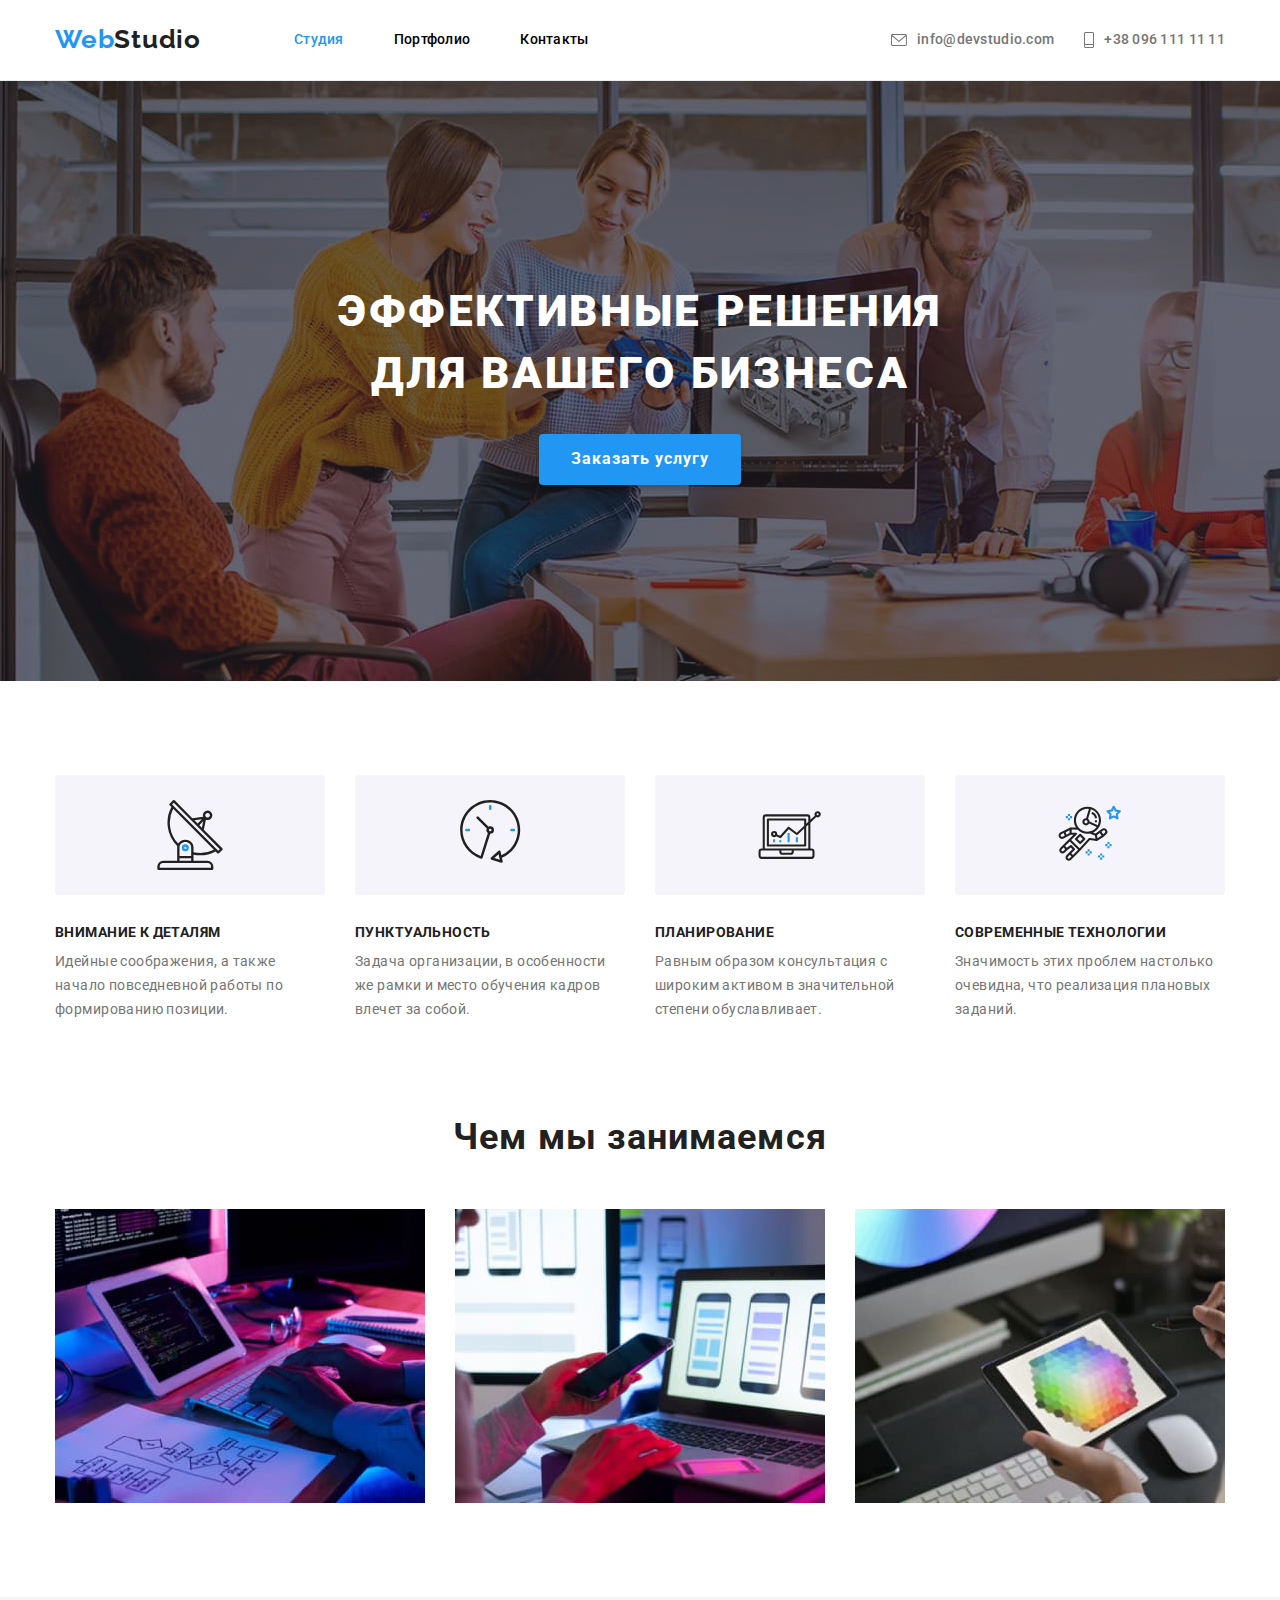
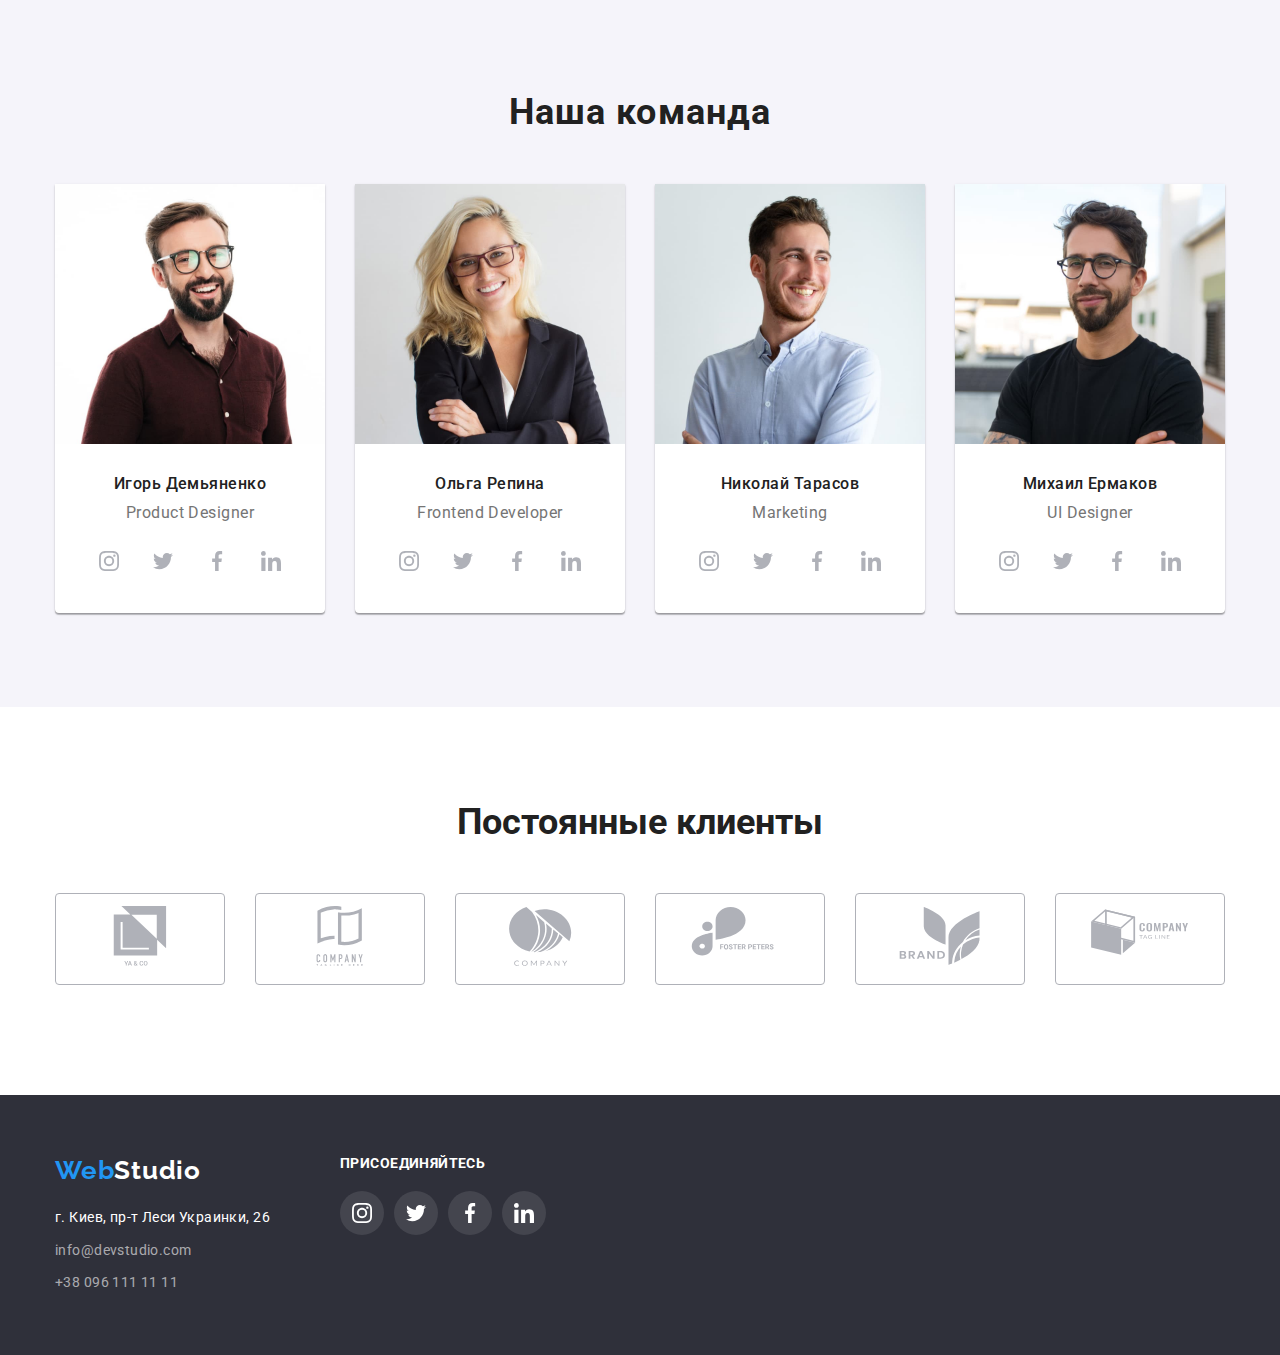
<file: index.html>
<!DOCTYPE html>
<html lang="en">
  <head>
    <meta charset="UTF-8" />
    <meta http-equiv="X-UA-Compatible" content="IE=edge" />
    <meta name="viewport" content="width=device-width, initial-scale=1.0" />
    <title>Студия</title>
    <link rel="preconnect" href="https://fonts.googleapis.com" />
    <link rel="preconnect" href="https://fonts.gstatic.com" crossorigin />
    <link
      href="https://fonts.googleapis.com/css2?family=Raleway:wght@700&family=Roboto:wght@400;500;700;900&display=swap"
      rel="stylesheet"
    />
    <link
      rel="stylesheet"
      href="https://cdnjs.cloudflare.com/ajax/libs/modern-normalize/1.1.0/modern-normalize.min.css"
    />
    <link rel="stylesheet" href="./css/styles.css" />
  </head>
  <body>
    <!-- Шапка сайта -->
    <header class="header">
      <div class="main container">
        <nav class="nav">
          <a href="./index.html" class="header-logo link"
            ><span class="header-logo-web">Web</span>Studio</a
          >
          <ul class="header-list list">
            <li class="items">
              <a href="./index.html" class="studio link">Студия</a>
            </li>
            <li class="items">
              <a href="./portfolio.html" class="link">Портфолио</a>
            </li>
            <li class="items"><a href="" class="link">Контакты</a></li>
          </ul>
        </nav>
        <ul class="goto-list list">
          <li class="address">
            <a href="mailto:info@devstudio.com" class="contacts link"
              ><svg class="envelope-icon icon">
                <use href="./images/icons.svg#envelope" /></svg
              >info@devstudio.com</a
            >
          </li>
          <li class="address">
            <a href="tel:+380961111111" class="contacts link"
              ><svg class="phone-icon icon">
                <use href="./images/icons.svg#phone" /></svg
              >+38 096 111 11 11</a
            >
          </li>
        </ul>
      </div>
    </header>
    <!-- Основной контент страницы -->
    <main>
      <!-- Герой -->
      <section class="hero overlay">
        <div class="container">
          <h1 class="hero-title">Эффективные решения для вашего бизнеса</h1>
          <button type="button" class="hero-button">Заказать услугу</button>
        </div>
      </section>
      <!-- Особенности -->
      <section class="feature">
        <div class="container">
          <h2 class="hiden-title">Особенности</h2>
          <ul class="feature-list list">
            <li class="items">
              <div class="items-border">
                <svg class="items-icon icon">
                  <use href="./images/icons.svg#antenna" />
                </svg>
              </div>
              <h3 class="feature-title">Внимание к деталям</h3>
              <p class="feature-paragraph">
                Идейные соображения, а также начало повседневной работы по
                формированию позиции.
              </p>
            </li>
            <li class="items">
              <div class="items-border">
                <svg class="items-icon icon">
                  <use href="./images/icons.svg#clock" />
                </svg>
              </div>
              <h3 class="feature-title">Пунктуальность</h3>
              <p class="feature-paragraph">
                Задача организации, в особенности же рамки и место обучения
                кадров влечет за собой.
              </p>
            </li>
            <li class="items">
              <div class="items-border">
                <svg class="items-icon icon">
                  <use href="./images/icons.svg#diagram" />
                </svg>
              </div>
              <h3 class="feature-title">Планирование</h3>
              <p class="feature-paragraph">
                Равным образом консультация с широким активом в значительной
                степени обуславливает.
              </p>
            </li>
            <li class="items">
              <div class="items-border">
                <svg class="items-icon icon">
                  <use href="./images/icons.svg#astronaut" />
                </svg>
              </div>
              <h3 class="feature-title">Современные технологии</h3>
              <p class="feature-paragraph">
                Значимость этих проблем настолько очевидна, что реализация
                плановых заданий.
              </p>
            </li>
          </ul>
        </div>
      </section>
      <!-- Чем мы занимаемся -->
      <section class="work">
        <div class="container">
          <h3 class="work-title">Чем мы занимаемся</h3>
          <ul class="list">
            <li class="items">
              <img src="./images/1.jpg" alt="endcode" width="370" class="img" />
            </li>
            <li class="items">
              <img
                src="./images/2.jpg"
                alt="choosing style"
                width="370"
                class="img"
              />
            </li>
            <li class="items">
              <img
                src="./images/3.jpg"
                alt="choosing gamma"
                width="370"
                class="img"
              />
            </li>
          </ul>
        </div>
      </section>
      <!-- Наша команда -->
      <section class="team">
        <div class="container">
          <h3 class="team-title">Наша команда</h3>
          <ul class="team-list list">
            <li class="team-line">
              <img src="./images/4.jpg" alt="photo" width="270" class="img" />
              <h3 class="team-header">Игорь Демьяненко</h3>
              <p class="team-garagraph">Product Designer</p>
              <div class="social-box">
                <ul class="social-list list">
                  <li class="social-items">
                    <a
                      href="https://www.instagram.com/"
                      aria-label="instagram"
                      target="_blank"
                      rel="noopener noreferrer nofollow"
                      class="social-link"
                    >
                      <svg class="social-icons">
                        <use href="./images/icons.svg#instagram" />
                      </svg>
                    </a>
                  </li>
                  <li class="social-items">
                    <a
                      href="https://twitter.com/"
                      aria-label="twitter"
                      target="_blank"
                      rel="noopener noreferrer nofollow"
                      class="social-link"
                    >
                      <svg class="social-icons">
                        <use href="./images/icons.svg#twitter" />
                      </svg>
                    </a>
                  </li>
                  <li class="social-items">
                    <a
                      href="https://www.facebook.com/"
                      aria-label="facebook"
                      target="_blank"
                      rel="noopener noreferrer nofollow"
                      class="social-link"
                    >
                      <svg class="social-icons">
                        <use href="./images/icons.svg#facebook" />
                      </svg>
                    </a>
                  </li>
                  <li class="social-items">
                    <a
                      href="https://linkedin.com/"
                      aria-label="linkedin"
                      target="_blank"
                      rel="noopener noreferrer nofollow"
                      class="social-link"
                    >
                      <svg class="social-icons">
                        <use href="./images/icons.svg#linkedin" />
                      </svg>
                    </a>
                  </li>
                </ul>
              </div>
            </li>
            <li class="team-line">
              <img src="./images/5.jpg" alt="photo" width="270" class="img" />
              <h3 class="team-header">Ольга Репина</h3>
              <p class="team-garagraph">Frontend Developer</p>
              <div class="social-box">
                <ul class="social-list list">
                  <li class="social-items">
                    <a
                      href="https://www.instagram.com/"
                      aria-label="instagram"
                      target="_blank"
                      rel="noopener noreferrer nofollow"
                      class="social-link"
                    >
                      <svg class="social-icons">
                        <use href="./images/icons.svg#instagram" />
                      </svg>
                    </a>
                  </li>
                  <li class="social-items">
                    <a
                      href="https://twitter.com/"
                      aria-label="twitter"
                      target="_blank"
                      rel="noopener noreferrer nofollow"
                      class="social-link"
                    >
                      <svg class="social-icons">
                        <use href="./images/icons.svg#twitter" />
                      </svg>
                    </a>
                  </li>
                  <li class="social-items">
                    <a
                      href="https://www.facebook.com/"
                      aria-label="facebook"
                      target="_blank"
                      rel="noopener noreferrer nofollow"
                      class="social-link"
                    >
                      <svg class="social-icons">
                        <use href="./images/icons.svg#facebook" />
                      </svg>
                    </a>
                  </li>
                  <li class="social-items">
                    <a
                      href="https://linkedin.com/"
                      aria-label="linkedin"
                      target="_blank"
                      rel="noopener noreferrer nofollow"
                      class="social-link"
                    >
                      <svg class="social-icons">
                        <use href="./images/icons.svg#linkedin" />
                      </svg>
                    </a>
                  </li>
                </ul>
              </div>
            </li>
            <li class="team-line">
              <img src="./images/6.jpg" alt="photo" width="270" class="img" />
              <h3 class="team-header">Николай Тарасов</h3>
              <p class="team-garagraph">Marketing</p>
              <div class="social-box">
                <ul class="social-list list">
                  <li class="social-items">
                    <a
                      href="https://www.instagram.com/"
                      aria-label="instagram"
                      target="_blank"
                      rel="noopener noreferrer nofollow"
                      class="social-link"
                    >
                      <svg class="social-icons">
                        <use href="./images/icons.svg#instagram" />
                      </svg>
                    </a>
                  </li>
                  <li class="social-items">
                    <a
                      href="https://twitter.com/"
                      aria-label="twitter"
                      target="_blank"
                      rel="noopener noreferrer nofollow"
                      class="social-link"
                    >
                      <svg class="social-icons">
                        <use href="./images/icons.svg#twitter" />
                      </svg>
                    </a>
                  </li>
                  <li class="social-items">
                    <a
                      href="https://www.facebook.com/"
                      aria-label="facebook"
                      target="_blank"
                      rel="noopener noreferrer nofollow"
                      class="social-link"
                    >
                      <svg class="social-icons">
                        <use href="./images/icons.svg#facebook" />
                      </svg>
                    </a>
                  </li>
                  <li class="social-items">
                    <a
                      href="https://linkedin.com/"
                      aria-label="linkedin"
                      target="_blank"
                      rel="noopener noreferrer nofollow"
                      class="social-link"
                    >
                      <svg class="social-icons">
                        <use href="./images/icons.svg#linkedin" />
                      </svg>
                    </a>
                  </li>
                </ul>
              </div>
            </li>
            <li class="team-line">
              <img src="./images/7.jpg" alt="photo" width="270" class="img" />
              <h3 class="team-header">Михаил Ермаков</h3>
              <p class="team-garagraph">UI Designer</p>
              <div class="social-box">
                <ul class="social-list list">
                  <li class="social-items">
                    <a
                      href="https://www.instagram.com/"
                      aria-label="instagram"
                      target="_blank"
                      rel="noopener noreferrer nofollow"
                      class="social-link"
                    >
                      <svg class="social-icons">
                        <use href="./images/icons.svg#instagram" />
                      </svg>
                    </a>
                  </li>
                  <li class="social-items">
                    <a
                      href="https://twitter.com/"
                      aria-label="twitter"
                      target="_blank"
                      rel="noopener noreferrer nofollow"
                      class="social-link"
                    >
                      <svg class="social-icons">
                        <use href="./images/icons.svg#twitter" />
                      </svg>
                    </a>
                  </li>
                  <li class="social-items">
                    <a
                      href="https://www.facebook.com/"
                      aria-label="facebook"
                      target="_blank"
                      rel="noopener noreferrer nofollow"
                      class="social-link"
                    >
                      <svg class="social-icons">
                        <use href="./images/icons.svg#facebook" />
                      </svg>
                    </a>
                  </li>
                  <li class="social-items">
                    <a
                      href="https://linkedin.com/"
                      aria-label="linkedin"
                      target="_blank"
                      rel="noopener noreferrer nofollow"
                      class="social-link"
                    >
                      <svg class="social-icons">
                        <use href="./images/icons.svg#linkedin" />
                      </svg>
                    </a>
                  </li>
                </ul>
              </div>
            </li>
          </ul>
        </div>
      </section>
      <section class="customers container">
        <h3 class="regular-customers">Постоянные клиенты</h3>
        <ul class="list-customers list">
          <li class="items">
            <a href="" class="customers-link">
              <div class="customers-box">
                <svg class="customers-icon"><use href="./images/icons.svg#yaco" /></svg>
              </div>
            </a>
            </li>
          <li class="items">
            <a href="" class="customers-link">
              <div class="customers-box">
                <svg class="customers-icon"><use href="./images/icons.svg#tagline" /></svg>
              </div>
            </a>
          </li>
          <li class="items">
            <a href="" class="customers-link">
              <div class="customers-box">
                <svg class="customers-icon"><use href="./images/icons.svg#company" /></svg>
              </div>
            </a>
          </li>
          <li class="items">
            <a href="" class="customers-link">
              <div class="customers-box">
                <svg class="customers-icon"><use href="./images/icons.svg#foster" /></svg>
              </div>
            </a>
          </li>
          <li class="items">
            <a href="" class="customers-link">
              <div class="customers-box">
                <svg class="customers-icon"><use href="./images/icons.svg#brand" /></svg>
              </div>
            </a>
          </li>
          <li class="items">
            <a href="" class="customers-link">
              <div class="customers-box">
                <svg class="customers-icon"><use href="./images/icons.svg#ctagline" /></svg>
              </div>
            </a>
          </li>
          </li>
        </ul>
      </section>
    </main>
    <!-- Контакты, футер -->
    <footer class="footer">
      <div class="footer-box container">
        <div class="address-box">
          <a href="./index.html" class="footer-logo link"
          ><span class="footer-logo-web">Web</span>Studio</a
        >
        <address>
          <ul class="list">
            <li class="goto">
              <a
                href="https://www.google.com/maps/d/viewer?mid=10uSM3H-mIU3GznYo2szRIEphczw&hl=en_US"
                target="_blank"
                rel="noopener noreferrer nofollow"
                class="footer-address link"
                >г. Киев, пр-т Леси Украинки, 26</a
              >
            </li>
            <li class="goto">
              <a href="mailto:info@devstudio.com" class="footer-link link"
                >info@devstudio.com</a
              >
            </li>
            <li class="goto">
              <a href="tel:+380961111111" class="footer-link link"
                >+38 096 111 11 11</a
              >
            </li>
          </ul>
        </address>
        </div>
        <div class="follow-box">
          <h3 class="follow-title">присоединяйтесь</h3>
          <ul class="follow-list list">
            <li class="follow-item">
              <a href="" target="_blank" rel="nofollow noopener noreferrer" class="follow-link">
                <svg class="follow-icon"><use href="./images/icons.svg#instagram"/></svg>
              </a>
            </li>
            <li class="follow-item">
              <a href="" target="_blank" rel="nofollow noopener noreferrer" class="follow-link">
                <svg class="follow-icon"><use href="./images/icons.svg#twitter"/></svg>
              </a>
            </li>
            <li class="follow-item">
              <a href="" target="_blank" rel="nofollow noopener noreferrer" class="follow-link">
                <svg class="follow-icon"><use href="./images/icons.svg#facebook"/></svg>
              </a>
            </li>
            <li class="follow-item">
              <a href="" target="_blank" rel="nofollow noopener noreferrer" class="follow-link">
                <svg class="follow-icon"><use href="./images/icons.svg#linkedin"/></svg>
              </a>
            </li>
          </ul>
        </div>
      </div>
    </footer>
  </body>
</html>
</file>
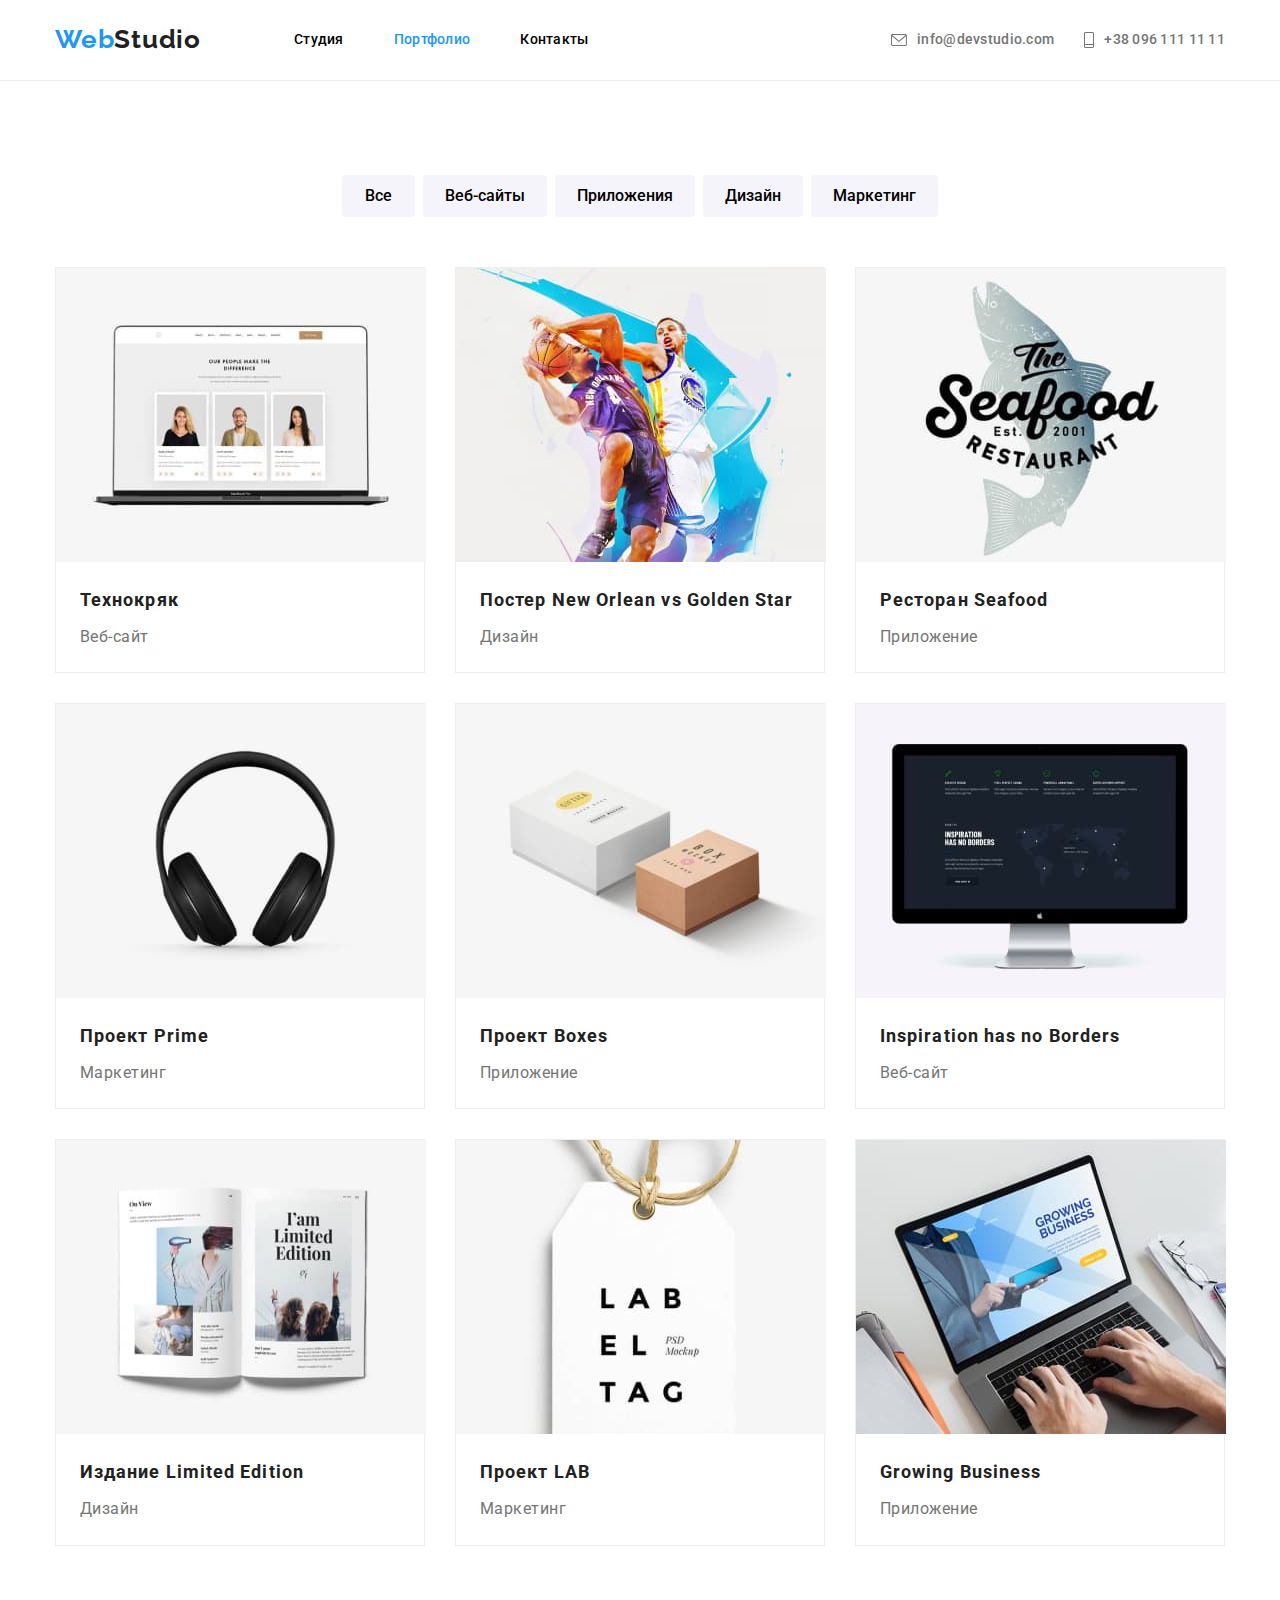
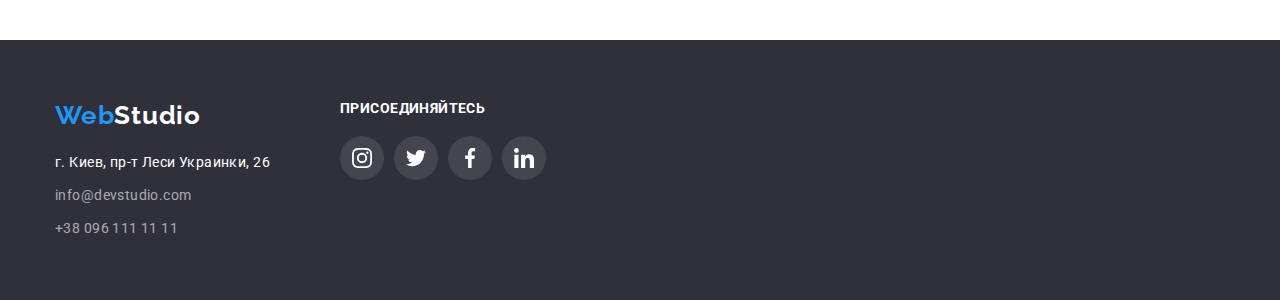
<file: portfolio.html>
<!DOCTYPE html>
<html lang="en">
  <head>
    <meta charset="UTF-8" />
    <meta http-equiv="X-UA-Compatible" content="IE=edge" />
    <meta name="viewport" content="width=device-width, initial-scale=1.0" />
    <title>Портфолио</title>
    <link rel="preconnect" href="https://fonts.googleapis.com" />
    <link rel="preconnect" href="https://fonts.gstatic.com" crossorigin />
    <link
      href="https://fonts.googleapis.com/css2?family=Raleway:wght@700&family=Roboto:wght@400;500;700;900&display=swap"
      rel="stylesheet"
    />
    <link
      rel="stylesheet"
      href="https://cdnjs.cloudflare.com/ajax/libs/modern-normalize/1.1.0/modern-normalize.min.css"
    />
    <link rel="stylesheet" href="./css/styles.css" />
  </head>
  <body>
    <!-- Шапка сайта -->
    <header class="header">
      <div class="main container">
        <nav class="nav">
          <a href="./index.html" class="header-logo link"
            ><span class="header-logo-web">Web</span>Studio</a
          >
          <ul class="header-list list">
            <li class="items">
              <a href="./index.html" class="link">Студия</a>
            </li>
            <li class="items">
              <a href="./portfolio.html" class="portfolio link">Портфолио</a>
            </li>
            <li class="items"><a href="" class="link">Контакты</a></li>
          </ul>
        </nav>
        <ul class="goto-list list">
          <li class="address">
            <a href="mailto:info@devstudio.com" class="contacts link"
              ><svg class="envelope-icon icon">
                <use href="./images/icons.svg#envelope" /></svg
              >info@devstudio.com</a
            >
          </li>
          <li class="address">
            <a href="tel:+380961111111" class="contacts link"
              ><svg class="phone-icon icon">
                <use href="./images/icons.svg#phone" /></svg
              >+38 096 111 11 11</a
            >
          </li>
        </ul>
      </div>
    </header>
    <!-- Фильтр поиска -->
    <main>
      <section class="filter">
        <div class="container">
          <h1 class="hiden-title">Фильтр поиска</h1>
          <div class="sort">
            <ul class="filter-list list">
              <li class="items">
                <button type="button" class="filter-button">Все</button>
              </li>
              <li class="items">
                <button type="button" class="filter-button">Веб-сайты</button>
              </li>
              <li class="items">
                <button type="button" class="filter-button">Приложения</button>
              </li>
              <li class="items">
                <button type="button" class="filter-button">Дизайн</button>
              </li>
              <li class="items">
                <button type="button" class="filter-button">Маркетинг</button>
              </li>
            </ul>
          </div>
          <ul class="result-search list">
            <li class="filter-search">
              <div class="border">
                <img
                  src="./images/8.jpg"
                  alt="laptop"
                  width="370"
                  class="img"
                />
                <div class="center">
                  <h2 class="filter-title">Технокряк</h2>
                  <p class="filter-paragraph">Веб-сайт</p>
                </div>
              </div>
            </li>
            <li class="filter-search">
              <div class="border">
                <img
                  src="./images/9.jpg"
                  alt="basketball players"
                  width="370"
                  class="img"
                />
                <div class="center">
                  <h2 class="filter-title">Постер New Orlean vs Golden Star</h2>
                  <p class="filter-paragraph">Дизайн</p>
                </div>
              </div>
            </li>
            <li class="filter-search">
              <div class="border">
                <img
                  src="./images/10.jpg"
                  alt="fish logo"
                  width="370"
                  class="img"
                />
                <div class="center">
                  <h2 class="filter-title">Ресторан Seafood</h2>
                  <p class="filter-paragraph">Приложение</p>
                </div>
              </div>
            </li>
            <li class="filter-search">
              <div class="border">
                <img
                  src="./images/11.jpg"
                  alt="headphones"
                  width="370"
                  class="img"
                />
                <div class="center">
                  <h2 class="filter-title">Проект Prime</h2>
                  <p class="filter-paragraph">Маркетинг</p>
                </div>
              </div>
            </li>
            <li class="filter-search">
              <div class="border">
                <img
                  src="./images/12.jpg"
                  alt="2 boxes differents sizes"
                  width="370"
                  class="img"
                />
                <div class="center">
                  <h2 class="filter-title">Проект Boxes</h2>
                  <p class="filter-paragraph">Приложение</p>
                </div>
              </div>
            </li>
            <li class="filter-search">
              <div class="border">
                <img src="./images/13.jpg" alt="iMac" width="370" class="img" />
                <div class="center">
                  <h2 class="filter-title">Inspiration has no Borders</h2>
                  <p class="filter-paragraph">Веб-сайт</p>
                </div>
              </div>
            </li>
            <li class="filter-search">
              <div class="border">
                <img
                  src="./images/14.jpg"
                  alt="opened book with pictures"
                  width="370"
                  class="img"
                />
                <div class="center">
                  <h2 class="filter-title">Издание Limited Edition</h2>
                  <p class="filter-paragraph">Дизайн</p>
                </div>
              </div>
            </li>
            <li class="filter-search">
              <div class="border">
                <img src="./images/15.jpg" alt="tag" width="370" class="img" />
                <div class="center">
                  <h2 class="filter-title">Проект LAB</h2>
                  <p class="filter-paragraph">Маркетинг</p>
                </div>
              </div>
            </li>
            <li class="filter-search">
              <div class="border">
                <img
                  src="./images/16.jpg"
                  alt="opened laptop with hands on the keyboard"
                  width="370"
                  class="img"
                />
                <div class="center">
                  <h2 class="filter-title">Growing Business</h2>
                  <p class="filter-paragraph">Приложение</p>
                </div>
              </div>
            </li>
          </ul>
        </div>
      </section>
    </main>
    <!-- Контакты -->
    <footer class="footer">
      <div class="footer-box container">
        <div class="address-box">
          <a href="./index.html" class="footer-logo link"
            ><span class="footer-logo-web">Web</span>Studio</a
          >
          <address>
            <ul class="list">
              <li class="goto">
                <a
                  href="https://www.google.com/maps/d/viewer?mid=10uSM3H-mIU3GznYo2szRIEphczw&hl=en_US"
                  target="_blank"
                  rel="noopener noreferrer nofollow"
                  class="footer-address link"
                  >г. Киев, пр-т Леси Украинки, 26</a
                >
              </li>
              <li class="goto">
                <a href="mailto:info@devstudio.com" class="footer-link link"
                  >info@devstudio.com</a
                >
              </li>
              <li class="goto">
                <a href="tel:+380961111111" class="footer-link link"
                  >+38 096 111 11 11</a
                >
              </li>
            </ul>
          </address>
        </div>
        <div class="follow-box">
          <h3 class="follow-title">присоединяйтесь</h3>
          <ul class="follow-list list">
            <li class="follow-item">
              <a
                href=""
                target="_blank"
                rel="nofollow noopener noreferrer"
                class="follow-link"
              >
                <svg class="follow-icon">
                  <use href="./images/icons.svg#instagram" />
                </svg>
              </a>
            </li>
            <li class="follow-item">
              <a
                href=""
                target="_blank"
                rel="nofollow noopener noreferrer"
                class="follow-link"
              >
                <svg class="follow-icon">
                  <use href="./images/icons.svg#twitter" />
                </svg>
              </a>
            </li>
            <li class="follow-item">
              <a
                href=""
                target="_blank"
                rel="nofollow noopener noreferrer"
                class="follow-link"
              >
                <svg class="follow-icon">
                  <use href="./images/icons.svg#facebook" />
                </svg>
              </a>
            </li>
            <li class="follow-item">
              <a
                href=""
                target="_blank"
                rel="nofollow noopener noreferrer"
                class="follow-link"
              >
                <svg class="follow-icon">
                  <use href="./images/icons.svg#linkedin" />
                </svg>
              </a>
            </li>
          </ul>
        </div>
      </div>
    </footer>
  </body>
</html>
</file>
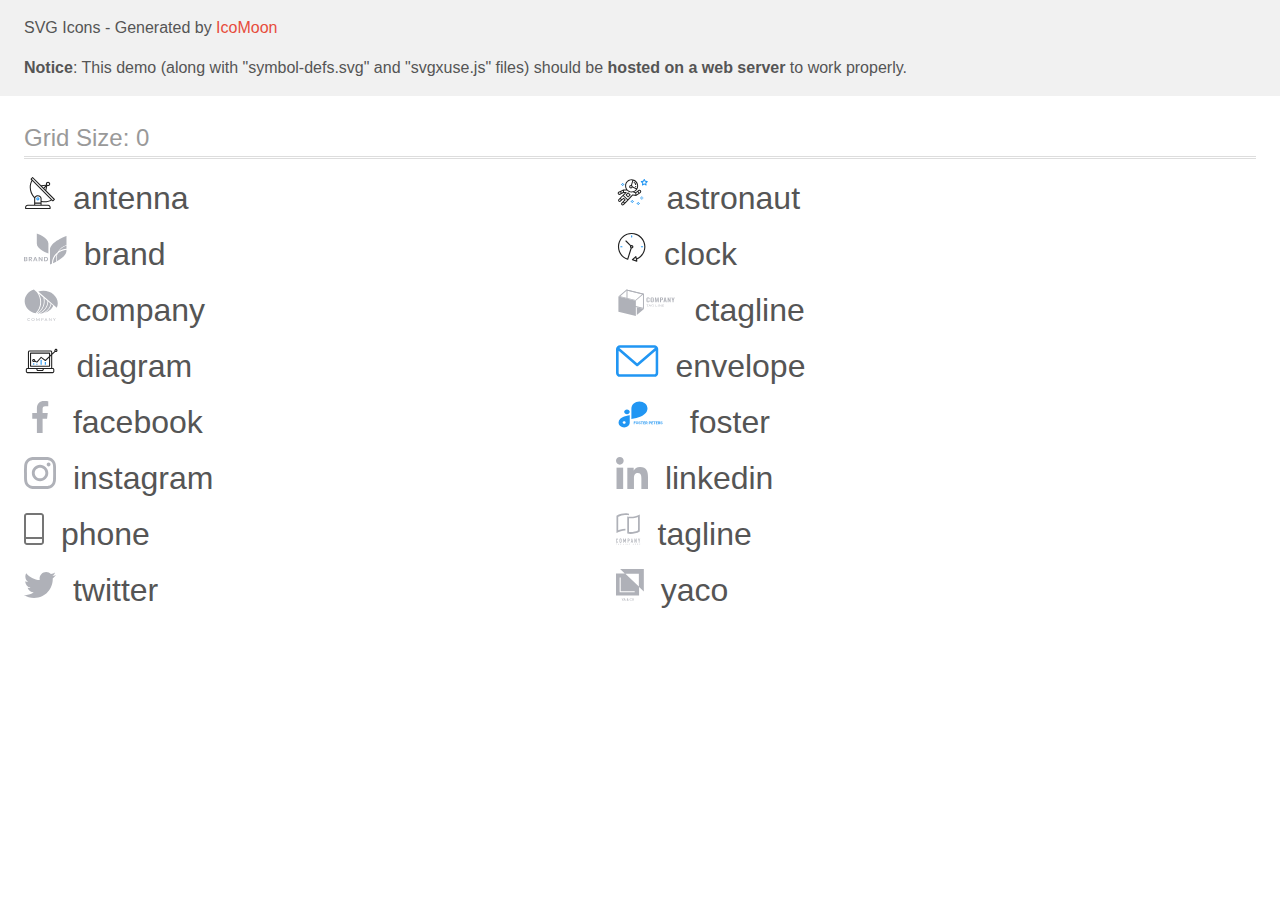
<file: images/demo-external-svg.html>
<!doctype html>
<html>
<head>
    <title>IcoMoon - SVG Icons</title>
    <meta charset="utf-8">
    <meta name="viewport" content="width=device-width, initial-scale=1">
    <link rel="stylesheet" href="demo-files/demo.css">
    <link rel="stylesheet" href="style.css">
</head>
<body>
<header class="bgc1 clearfix">
<div class="mhl">
    <p>SVG Icons - Generated by <a href="https://icomoon.io/app">IcoMoon</a></p><p><strong>Notice</strong>: This demo (along with "symbol-defs.svg" and "svgxuse.js" files) should be <b>hosted on a web server</b> to work properly.</p>
</div>
</header>
    <div class="clearfix mhl ptl">
        <h1 class="mvm mtn fgc1">Grid Size: 0</h1>
        <div class="glyph fs1">
            <div class="clearfix pbs">
                <svg class="icon antenna"><use xlink:href="symbol-defs.svg#antenna"></use></svg><span class="name"> antenna</span>
            </div>
        </div>
        <div class="glyph fs1">
            <div class="clearfix pbs">
                <svg class="icon astronaut"><use xlink:href="symbol-defs.svg#astronaut"></use></svg><span class="name"> astronaut</span>
            </div>
        </div>
        <div class="glyph fs1">
            <div class="clearfix pbs">
                <svg class="icon brand"><use xlink:href="symbol-defs.svg#brand"></use></svg><span class="name"> brand</span>
            </div>
        </div>
        <div class="glyph fs1">
            <div class="clearfix pbs">
                <svg class="icon clock"><use xlink:href="symbol-defs.svg#clock"></use></svg><span class="name"> clock</span>
            </div>
        </div>
        <div class="glyph fs1">
            <div class="clearfix pbs">
                <svg class="icon company"><use xlink:href="symbol-defs.svg#company"></use></svg><span class="name"> company</span>
            </div>
        </div>
        <div class="glyph fs1">
            <div class="clearfix pbs">
                <svg class="icon ctagline"><use xlink:href="symbol-defs.svg#ctagline"></use></svg><span class="name"> ctagline</span>
            </div>
        </div>
        <div class="glyph fs1">
            <div class="clearfix pbs">
                <svg class="icon diagram"><use xlink:href="symbol-defs.svg#diagram"></use></svg><span class="name"> diagram</span>
            </div>
        </div>
        <div class="glyph fs1">
            <div class="clearfix pbs">
                <svg class="icon envelope"><use xlink:href="symbol-defs.svg#envelope"></use></svg><span class="name"> envelope</span>
            </div>
        </div>
        <div class="glyph fs1">
            <div class="clearfix pbs">
                <svg class="icon facebook"><use xlink:href="symbol-defs.svg#facebook"></use></svg><span class="name"> facebook</span>
            </div>
        </div>
        <div class="glyph fs1">
            <div class="clearfix pbs">
                <svg class="icon foster"><use xlink:href="symbol-defs.svg#foster"></use></svg><span class="name"> foster</span>
            </div>
        </div>
        <div class="glyph fs1">
            <div class="clearfix pbs">
                <svg class="icon instagram"><use xlink:href="symbol-defs.svg#instagram"></use></svg><span class="name"> instagram</span>
            </div>
        </div>
        <div class="glyph fs1">
            <div class="clearfix pbs">
                <svg class="icon linkedin"><use xlink:href="symbol-defs.svg#linkedin"></use></svg><span class="name"> linkedin</span>
            </div>
        </div>
        <div class="glyph fs1">
            <div class="clearfix pbs">
                <svg class="icon phone"><use xlink:href="symbol-defs.svg#phone"></use></svg><span class="name"> phone</span>
            </div>
        </div>
        <div class="glyph fs1">
            <div class="clearfix pbs">
                <svg class="icon tagline"><use xlink:href="symbol-defs.svg#tagline"></use></svg><span class="name"> tagline</span>
            </div>
        </div>
        <div class="glyph fs1">
            <div class="clearfix pbs">
                <svg class="icon twitter"><use xlink:href="symbol-defs.svg#twitter"></use></svg><span class="name"> twitter</span>
            </div>
        </div>
        <div class="glyph fs1">
            <div class="clearfix pbs">
                <svg class="icon yaco"><use xlink:href="symbol-defs.svg#yaco"></use></svg><span class="name"> yaco</span>
            </div>
        </div>
  </div>
<script defer src="svgxuse.js"></script>
</body>
</html>
</file>
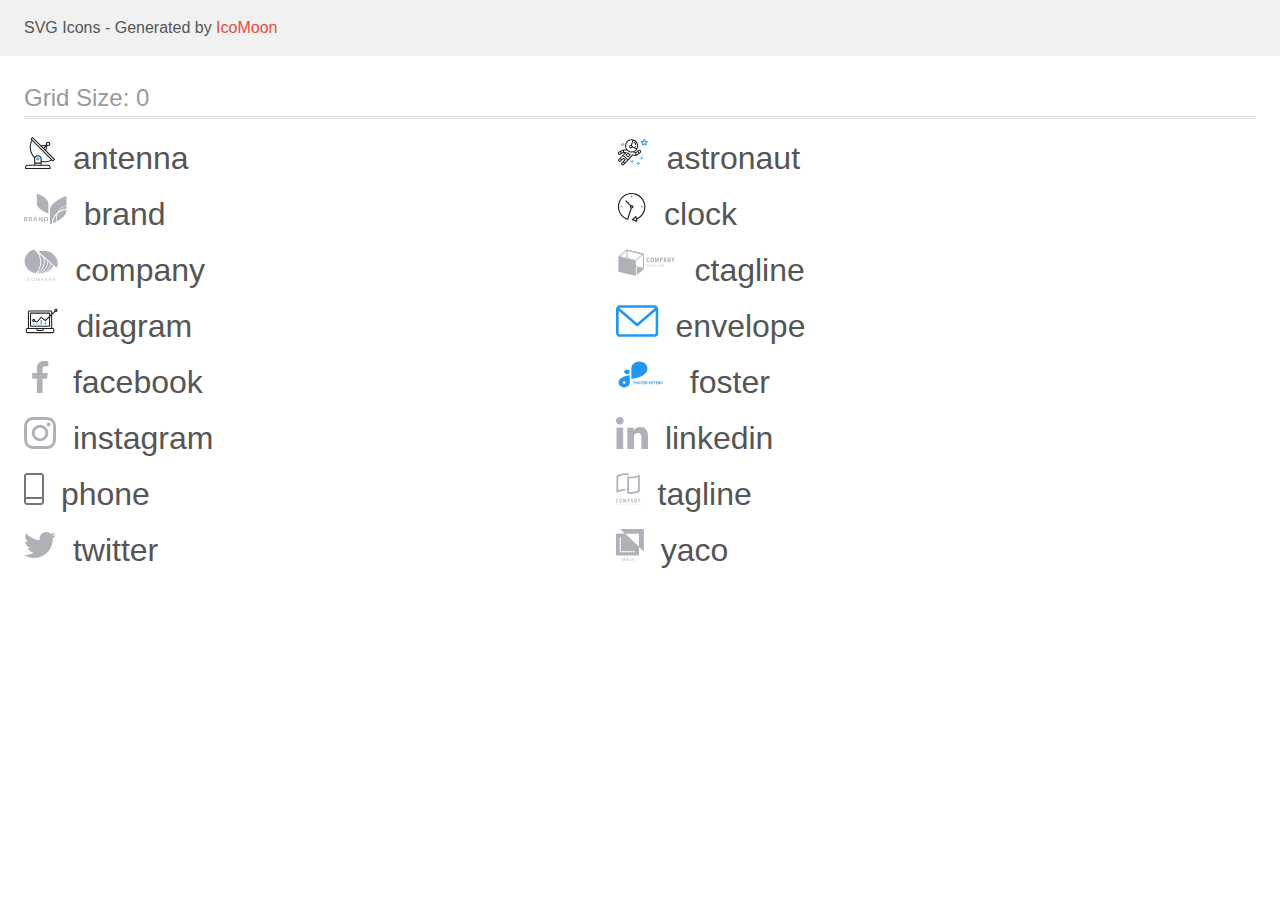
<file: images/demo.html>
<!doctype html>
<html>
<head>
    <title>IcoMoon - SVG Icons</title>
    <meta charset="utf-8">
    <meta name="viewport" content="width=device-width, initial-scale=1">
    <link rel="stylesheet" href="demo-files/demo.css">
    <link rel="stylesheet" href="style.css">
</head>
<body>
<svg aria-hidden="true" style="position: absolute; width: 0; height: 0; overflow: hidden;" version="1.1" xmlns="http://www.w3.org/2000/svg" xmlns:xlink="http://www.w3.org/1999/xlink">
<defs>
<symbol id="antenna" viewBox="0 0 32 32">
<path fill="#212121" style="fill: var(--color1, #212121)" d="M30.773 22.098l-8.443-8.505 0.937-4.615c0.242 0.094 0.499 0.144 0.758 0.146h0.006c1.192 0.014 2.17-0.941 2.184-2.133s-0.941-2.17-2.133-2.184c-1.192-0.014-2.17 0.941-2.184 2.133-0.003 0.255 0.039 0.509 0.125 0.749l-4.96 0.605-8.091-8.133c-0.099-0.101-0.235-0.159-0.377-0.16-0.14 0.001-0.274 0.056-0.373 0.155l-1.513 1.504c-0.208 0.208-0.208 0.546 0 0.754l0.814 0.826c-3.153 5.798-2.129 12.978 2.519 17.663 0.043 0.041 0.092 0.074 0.146 0.098-0.034 0.18-0.051 0.364-0.052 0.547v6.187h-6.4c-1.472 0.002-2.665 1.195-2.667 2.667v1.067c0 0.295 0.239 0.533 0.533 0.533h24.533c0.295 0 0.533-0.239 0.533-0.533v-1.067c-0.002-1.472-1.195-2.665-2.667-2.667h-6.4v-2.742c1.003 0.21 2.024 0.317 3.049 0.32 2.458-0.003 4.877-0.615 7.040-1.783l0.818 0.823c0.099 0.101 0.235 0.159 0.377 0.16 0.14-0.001 0.274-0.056 0.373-0.155l1.513-1.504c0.208-0.208 0.208-0.546 0-0.754zM23.28 6.233c0.418-0.415 1.093-0.414 1.508 0.004s0.414 1.093-0.004 1.508c-0.2 0.199-0.47 0.31-0.752 0.31h-0.003c-0.589-0.003-1.064-0.483-1.061-1.072 0.002-0.282 0.115-0.552 0.314-0.751h-0.002zM22.024 9.738l-0.598 2.946-1.175-1.182 1.774-1.763zM21.419 8.836l-1.92 1.909-1.485-1.493 3.405-0.415zM24.004 28.8c0.884 0 1.6 0.716 1.6 1.6v0.533h-23.467v-0.533c0-0.884 0.716-1.6 1.6-1.6h20.267zM16.537 26.667v1.067h-5.333v-1.067h5.333zM11.204 25.6v-4.053c0-1.294 1.196-2.347 2.667-2.347s2.667 1.053 2.667 2.347v4.053h-5.333zM17.604 23.904v-2.357c0-1.882-1.675-3.413-3.733-3.413-1.331-0.020-2.576 0.657-3.281 1.786-4.058-4.274-4.971-10.645-2.279-15.887l18.602 18.708c-2.872 1.461-6.165 1.873-9.309 1.163zM28.893 23.22l-21.057-21.181 0.755-0.752 7.935 7.98c0.004 0 0.006 0.007 0.010 0.010l13.115 13.191-0.757 0.752z"></path>
<path fill="#2196f3" style="fill: var(--color2, #2196f3)" d="M13.876 20.267h-0.005c-0.884-0.001-1.601 0.714-1.602 1.598s0.714 1.601 1.598 1.602h0.005c0.884 0.001 1.601-0.714 1.602-1.598s-0.714-1.601-1.598-1.602zM14.249 22.245c-0.1 0.1-0.236 0.156-0.378 0.155-0.295-0.002-0.532-0.242-0.531-0.536 0.001-0.141 0.057-0.276 0.157-0.375s0.233-0.154 0.373-0.155c0.295 0.002 0.532 0.241 0.53 0.536-0.001 0.141-0.057 0.276-0.157 0.375h0.005z"></path>
</symbol>
<symbol id="astronaut" viewBox="0 0 34 32">
<path fill="#2196f3" style="fill: var(--color2, #2196f3)" d="M31.975 4.279c-0.060-0.182-0.217-0.315-0.407-0.343l-1.807-0.263-0.809-1.638c-0.169-0.345-0.735-0.345-0.905 0l-0.809 1.638-1.807 0.263c-0.19 0.028-0.348 0.16-0.408 0.343-0.059 0.183-0.010 0.383 0.128 0.517l1.308 1.275-0.309 1.8c-0.032 0.189 0.045 0.38 0.2 0.493 0.157 0.114 0.362 0.128 0.532 0.038l1.616-0.85 1.616 0.85c0.074 0.039 0.155 0.058 0.235 0.058 0.104 0 0.209-0.032 0.297-0.096 0.155-0.113 0.233-0.304 0.2-0.493l-0.309-1.8 1.308-1.275c0.137-0.134 0.186-0.335 0.127-0.517zM29.646 5.535c-0.119 0.115-0.173 0.283-0.145 0.447l0.181 1.054-0.946-0.497c-0.074-0.039-0.154-0.058-0.235-0.058s-0.161 0.019-0.235 0.058l-0.947 0.497 0.181-1.054c0.028-0.163-0.026-0.33-0.145-0.447l-0.766-0.747 1.058-0.154c0.165-0.024 0.306-0.127 0.38-0.276l0.473-0.959 0.473 0.959c0.074 0.149 0.215 0.252 0.38 0.276l1.058 0.154-0.765 0.747z"></path>
<path fill="#2196f3" style="fill: var(--color2, #2196f3)" d="M26.451 19.413h-1.009v1.009h1.009v-1.009z"></path>
<path fill="#2196f3" style="fill: var(--color2, #2196f3)" d="M26.451 21.431h-1.009v1.009h1.009v-1.009z"></path>
<path fill="#2196f3" style="fill: var(--color2, #2196f3)" d="M27.46 20.422h-1.009v1.009h1.009v-1.009z"></path>
<path fill="#2196f3" style="fill: var(--color2, #2196f3)" d="M25.442 20.422h-1.009v1.009h1.009v-1.009z"></path>
<path fill="#2196f3" style="fill: var(--color2, #2196f3)" d="M22.919 24.963h-1.009v1.009h1.009v-1.009z"></path>
<path fill="#2196f3" style="fill: var(--color2, #2196f3)" d="M22.919 26.981h-1.009v1.009h1.009v-1.009z"></path>
<path fill="#2196f3" style="fill: var(--color2, #2196f3)" d="M23.928 25.972h-1.009v1.009h1.009v-1.009z"></path>
<path fill="#2196f3" style="fill: var(--color2, #2196f3)" d="M21.91 25.972h-1.009v1.009h1.009v-1.009z"></path>
<path fill="#2196f3" style="fill: var(--color2, #2196f3)" d="M16.865 22.945h-1.009v1.009h1.009v-1.009z"></path>
<path fill="#2196f3" style="fill: var(--color2, #2196f3)" d="M16.865 24.963h-1.009v1.009h1.009v-1.009z"></path>
<path fill="#2196f3" style="fill: var(--color2, #2196f3)" d="M17.874 23.953h-1.009v1.009h1.009v-1.009z"></path>
<path fill="#2196f3" style="fill: var(--color2, #2196f3)" d="M15.856 23.953h-1.009v1.009h1.009v-1.009z"></path>
<path fill="#2196f3" style="fill: var(--color2, #2196f3)" d="M7.279 5.791h-1.009v1.009h1.009v-1.009z"></path>
<path fill="#2196f3" style="fill: var(--color2, #2196f3)" d="M7.279 7.809h-1.009v1.009h1.009v-1.009z"></path>
<path fill="#2196f3" style="fill: var(--color2, #2196f3)" d="M8.288 6.8h-1.009v1.009h1.009v-1.009z"></path>
<path fill="#2196f3" style="fill: var(--color2, #2196f3)" d="M6.27 6.8h-1.009v1.009h1.009v-1.009z"></path>
<path fill="#212121" style="fill: var(--color1, #212121)" d="M25.109 13.394c-0.272-0.367-0.671-0.603-1.124-0.666-0.455-0.065-0.904 0.055-1.267 0.333l-1.185 0.908-1.795 1.341-1.285-0.512c2.29-1.028 3.891-3.319 3.891-5.978 0-3.616-2.954-6.559-6.585-6.559s-6.585 2.942-6.585 6.559c0 1.311 0.392 2.53 1.059 3.555l-2.614-0.023c-0.002 0-0.003 0-0.005 0-0.008 0-0.015 0.004-0.022 0.005-0.050 0.002-0.099 0.012-0.147 0.029-0.012 0.005-0.025 0.007-0.036 0.013-0.006 0.003-0.012 0.003-0.018 0.006l-3.058 1.51c-0.001 0-0.001 0-0.001 0l-1.791 0.861c-0.020 0.009-0.040 0.020-0.060 0.033-0.714 0.475-0.957 1.409-0.566 2.171 0.208 0.406 0.563 0.704 0.999 0.841 0.168 0.052 0.34 0.078 0.51 0.078 0.274 0 0.545-0.067 0.794-0.2l1.313-0.698 2.142-1.106 1.284-0.008-5.148 5.123c-0 0.001-0.001 0.001-0.002 0.001l-1.266 1.261c-0.299 0.298-0.464 0.693-0.464 1.114s0.164 0.817 0.464 1.115c0.307 0.306 0.711 0.459 1.115 0.459s0.808-0.153 1.116-0.459l1.243-1.238 1.647-1.23 0.852 0.849-1.666 1.659c-0 0.001-0.001 0.001-0.002 0.001l-1.266 1.261c-0.299 0.298-0.464 0.693-0.464 1.114s0.165 0.817 0.464 1.115c0.307 0.306 0.712 0.459 1.116 0.459s0.809-0.153 1.117-0.459l3.293-3.279c0.001-0.001 0.001-0.001 0.001-0.002l0.955-0.946-0.004-0.004c0.006-0.006 0.015-0.008 0.021-0.015l4.887-5.352 3.283 0.467c0.024 0.004 0.047 0.005 0.071 0.005 0.061 0 0.12-0.015 0.177-0.036 0.017-0.006 0.031-0.014 0.047-0.022 0.018-0.009 0.037-0.014 0.055-0.026l3.040-2.018c0.011-0.008 0.017-0.020 0.028-0.028 0.012-0.010 0.027-0.014 0.038-0.024l1.203-1.127c0.626-0.586 0.712-1.547 0.2-2.234zM3.745 16.81c-0.164 0.088-0.35 0.105-0.528 0.049-0.177-0.055-0.32-0.176-0.404-0.339-0.152-0.297-0.064-0.658 0.203-0.853l1.243-0.598 0.425 1.242-0.938 0.499zM7.053 15.081l-1.465 0.757-0.415-1.214 1.917-0.946-0.037 1.404zM21.336 8.818c0 0.869-0.207 1.688-0.567 2.421l-3.955-1.797c-0.041-0.542-0.323-1.017-0.746-1.313l1.385-4.598c2.249 0.715 3.883 2.814 3.883 5.286zM10.185 8.818c0-3.060 2.501-5.55 5.576-5.55 0.239 0 0.473 0.020 0.705 0.049l-1.355 4.497c-0.018-0.001-0.035-0.006-0.054-0.006-0.977 0-1.771 0.792-1.771 1.766s0.795 1.766 1.771 1.766c0.657 0 1.224-0.363 1.531-0.894l3.654 1.66c-1.017 1.368-2.644 2.261-4.481 2.261-3.074 0-5.576-2.49-5.576-5.55zM15.819 9.575c0 0.417-0.342 0.757-0.762 0.757s-0.762-0.339-0.762-0.757c0-0.417 0.342-0.757 0.762-0.757s0.762 0.34 0.762 0.757zM4.061 23.787c-0.223 0.221-0.585 0.221-0.808 0.001-0.107-0.108-0.167-0.249-0.167-0.4s0.059-0.292 0.167-0.399l0.91-0.907 0.805 0.802-0.907 0.903zM7.101 27.319c-0.223 0.221-0.586 0.222-0.809 0.001-0.107-0.107-0.167-0.249-0.167-0.4s0.059-0.292 0.167-0.399l0.911-0.907 0.806 0.802-0.908 0.904zM10.395 24.037c-0.001 0-0.001 0-0.002 0.001l-1.669 1.665-0.806-0.802 1.668-1.66c0 0 0 0 0-0s0.001-0.001 0.002-0.001c0.038-0.038 0.062-0.083 0.085-0.128 0.007-0.013 0.019-0.024 0.025-0.038 0.016-0.039 0.018-0.081 0.024-0.122 0.003-0.023 0.013-0.045 0.013-0.069 0-0.034-0.012-0.067-0.019-0.1-0.006-0.030-0.006-0.061-0.018-0.090-0.019-0.047-0.052-0.089-0.086-0.13-0.010-0.011-0.013-0.025-0.024-0.036 0 0 0 0-0.001 0s-0.001-0.002-0.001-0.002l-1.52-1.514c-0.016-0.016-0.037-0.023-0.055-0.036-0.027-0.021-0.052-0.040-0.082-0.055-0.029-0.014-0.058-0.023-0.088-0.031-0.032-0.009-0.064-0.016-0.097-0.019-0.031-0.002-0.060 0.001-0.090 0.005-0.034 0.004-0.066 0.009-0.098 0.019-0.032 0.010-0.060 0.026-0.089 0.042-0.019 0.011-0.040 0.014-0.058 0.027l-1.677 1.252-0.852-0.849 2.269-2.257 4.125 4.057-0.877 0.869zM16.845 17.4c-0.015-0.002-0.028 0.004-0.043 0.003-0.037-0.002-0.072 0.001-0.109 0.007-0.029 0.005-0.056 0.011-0.083 0.020-0.032 0.011-0.062 0.026-0.091 0.044-0.028 0.017-0.054 0.035-0.079 0.058-0.012 0.011-0.027 0.016-0.038 0.028l-4.444 4.868-4.094-4.027 2.68-2.666c0.197-0.197 0.198-0.516 0.002-0.714-0.099-0.099-0.23-0.148-0.361-0.148v-0l-2.099 0.013 0.026-1.521 2.936 0.025c1.197 1.224 2.866 1.987 4.712 1.987 0.414 0 0.817-0.043 1.21-0.116 0.038 0.030 0.075 0.061 0.123 0.080l2.279 0.908 0.313 1.555-2.84-0.404zM20.668 17.568l-0.296-1.474 1.368-1.022 0.896 1.189-1.968 1.307zM24.219 14.89l-0.793 0.743-0.881-1.169 0.787-0.603c0.147-0.113 0.332-0.159 0.514-0.135 0.183 0.026 0.344 0.121 0.454 0.269 0.205 0.276 0.17 0.661-0.081 0.896z"></path>
<path fill="#212121" style="fill: var(--color1, #212121)" d="M14.597 17.542l-2.027-2.018c-0.196-0.196-0.515-0.196-0.712 0l-2.027 2.018c-0.095 0.095-0.148 0.223-0.148 0.358s0.053 0.263 0.148 0.358l2.027 2.018c0.098 0.098 0.228 0.147 0.356 0.147s0.258-0.049 0.356-0.147l2.027-2.018c0.095-0.095 0.149-0.223 0.149-0.358s-0.054-0.263-0.149-0.358zM12.214 19.206l-1.312-1.306 1.312-1.306 1.312 1.306-1.312 1.306z"></path>
<path fill="#212121" style="fill: var(--color1, #212121)" d="M17.966 4.797l-0.244 0.98c0.067 0.017 1.644 0.427 1.644 2.033h1.009c-0-1.908-1.576-2.805-2.409-3.012z"></path>
<path fill="#212121" style="fill: var(--color1, #212121)" d="M20.375 8.818h-1.009v1.009h1.009v-1.009z"></path>
</symbol>
<symbol id="brand" viewBox="0 0 43 32">
<path fill="#afb1b8" style="fill: var(--color3, #afb1b8)" d="M3.239 26.373c0.166 0.188 0.254 0.424 0.25 0.665 0.008 0.158-0.022 0.315-0.089 0.46s-0.169 0.275-0.298 0.38c-0.322 0.223-0.722 0.332-1.125 0.307h-1.977v-4.215h1.937c0.382-0.023 0.761 0.076 1.073 0.28 0.125 0.096 0.224 0.217 0.289 0.354s0.095 0.286 0.086 0.435c0.011 0.233-0.068 0.461-0.225 0.645-0.15 0.168-0.358 0.284-0.589 0.329 0.262 0.044 0.499 0.172 0.668 0.36zM0.92 25.737h0.828c0.188 0.013 0.375-0.037 0.526-0.14 0.062-0.052 0.111-0.116 0.141-0.187s0.043-0.148 0.036-0.225c0.006-0.076-0.007-0.153-0.037-0.224s-0.078-0.135-0.138-0.188c-0.156-0.106-0.349-0.156-0.542-0.142h-0.814v1.106zM2.355 27.353c0.066-0.053 0.119-0.119 0.153-0.193s0.049-0.155 0.043-0.235c0.005-0.081-0.010-0.163-0.045-0.238s-0.088-0.142-0.155-0.195c-0.162-0.11-0.361-0.164-0.562-0.152h-0.868v1.159h0.879c0.198 0.011 0.394-0.041 0.556-0.146z"></path>
<path fill="#afb1b8" style="fill: var(--color3, #afb1b8)" d="M7.197 28.185l-1.077-1.647h-0.405v1.647h-0.927v-4.215h1.754c0.442-0.028 0.879 0.1 1.221 0.358 0.245 0.229 0.393 0.53 0.417 0.85s-0.078 0.637-0.287 0.894c-0.216 0.227-0.512 0.378-0.837 0.428l1.147 1.684h-1.008zM5.715 25.963h0.758c0.526 0 0.789-0.213 0.789-0.638 0.005-0.087-0.009-0.174-0.042-0.255s-0.085-0.156-0.151-0.218c-0.166-0.127-0.38-0.188-0.596-0.171h-0.767l0.009 1.283z"></path>
<path fill="#afb1b8" style="fill: var(--color3, #afb1b8)" d="M12.262 27.337h-1.847l-0.326 0.848h-0.972l1.696-4.168h1.050l1.689 4.168h-0.972l-0.319-0.848zM12.015 26.698l-0.675-1.779-0.675 1.779h1.349z"></path>
<path fill="#afb1b8" style="fill: var(--color3, #afb1b8)" d="M18.602 28.185h-0.92l-2.062-2.867v2.867h-0.918v-4.215h0.918l2.062 2.883v-2.883h0.92v4.215z"></path>
<path fill="#afb1b8" style="fill: var(--color3, #afb1b8)" d="M23.852 27.176c-0.19 0.318-0.48 0.577-0.832 0.743-0.4 0.185-0.845 0.276-1.293 0.266h-1.637v-4.215h1.637c0.448-0.011 0.891 0.078 1.293 0.259 0.352 0.163 0.642 0.419 0.832 0.735 0.189 0.343 0.288 0.722 0.288 1.106s-0.099 0.763-0.288 1.106zM22.799 27.075c0.263-0.28 0.407-0.637 0.407-1.006s-0.144-0.726-0.407-1.006c-0.317-0.254-0.731-0.382-1.152-0.358h-0.639v2.729h0.639c0.42 0.024 0.834-0.105 1.152-0.358z"></path>
<path fill="#afb1b8" style="fill: var(--color3, #afb1b8)" d="M12.838 0.522c0 0 11.873 4.104 11.621 10.043v10.045c0 0-11.864-4.106-11.617-10.045l-0.005-10.043z"></path>
<path fill="#afb1b8" style="fill: var(--color3, #afb1b8)" d="M35.037 18.259c2.242-1.413 4.836-2.288 7.544-2.545v-3.145c-3.12 1.101-5.766 3.097-7.544 5.69z"></path>
<path fill="#afb1b8" style="fill: var(--color3, #afb1b8)" d="M33.69 19.206c1.835-3.384 5.017-5.995 8.891-7.296v-9.061c0 0-16.909 5.846-16.551 14.304v14.302c0 0 0.753-0.262 1.939-0.752 0-0.457 0-0.918 0.054-1.382 0.35-3.926 2.389-7.565 5.668-10.115z"></path>
<path fill="#afb1b8" style="fill: var(--color3, #afb1b8)" d="M32.081 24.52c0.089-0.992 0.287-1.973 0.592-2.928-2.042 2.203-3.278 4.936-3.536 7.815-0.025 0.272-0.038 0.544-0.045 0.824 0.96-0.422 2.078-0.949 3.252-1.569-0.3-1.362-0.388-2.756-0.263-4.141z"></path>
<path fill="#afb1b8" style="fill: var(--color3, #afb1b8)" d="M32.754 24.571c-0.113 1.253-0.042 2.514 0.209 3.75 4.62-2.531 9.811-6.442 9.611-11.168v-0.412c-3.301 0.338-6.389 1.659-8.79 3.76-0.562 1.302-0.909 2.674-1.030 4.069z"></path>
</symbol>
<symbol id="clock" viewBox="0 0 31 32">
<path fill="#212121" style="fill: var(--color1, #212121)" d="M29.317 13.732c-0.002-7.585-6.152-13.733-13.738-13.732s-13.733 6.152-13.732 13.738c0.001 5.975 3.865 11.264 9.557 13.081 0.054 0.017 0.111 0.026 0.168 0.026 0.108-0 0.214-0.029 0.307-0.084 0.121-0.072 0.212-0.186 0.254-0.32l3.469-10.994c0.948-0.005 1.713-0.778 1.708-1.726s-0.777-1.713-1.726-1.708c-0.255 0.001-0.507 0.060-0.736 0.172l-4.582-4.583c-0.227-0.22-0.59-0.213-0.809 0.014-0.214 0.222-0.214 0.573 0 0.795l4.58 4.585c-0.351 0.717-0.151 1.583 0.481 2.072l-3.305 10.476c-6.531-2.406-9.876-9.651-7.47-16.182s9.651-9.876 16.182-7.47 9.876 9.651 7.47 16.182c-1.175 3.191-3.591 5.772-6.697 7.156l-0.357-1.682c-0.065-0.309-0.369-0.507-0.678-0.441-0.098 0.021-0.188 0.067-0.262 0.133l-3.443 3.074c-0.236 0.21-0.257 0.572-0.047 0.808 0.068 0.077 0.156 0.134 0.254 0.165l4.396 1.403c0.301 0.097 0.623-0.069 0.72-0.37 0.031-0.095 0.036-0.196 0.015-0.294l-0.351-1.65c5.083-2.143 8.384-7.128 8.372-12.644zM15.583 13.16c0.316 0 0.572 0.256 0.572 0.572s-0.256 0.572-0.572 0.572c-0.316 0-0.572-0.256-0.572-0.572s0.256-0.572 0.572-0.572zM17.468 26.499l1.96-1.748 0.541 2.549-2.501-0.801z"></path>
<path fill="#2196f3" style="fill: var(--color2, #2196f3)" d="M15.010 2.858v1.145c0 0.316 0.256 0.572 0.572 0.572s0.572-0.256 0.572-0.572v-1.145c0-0.316-0.256-0.572-0.572-0.572s-0.572 0.256-0.572 0.572z"></path>
<path fill="#2196f3" style="fill: var(--color2, #2196f3)" d="M4.709 13.16c-0.316 0-0.572 0.256-0.572 0.572s0.256 0.572 0.572 0.572h1.145c0.316 0 0.572-0.256 0.572-0.572s-0.256-0.572-0.572-0.572h-1.145z"></path>
<path fill="#2196f3" style="fill: var(--color2, #2196f3)" d="M26.456 14.304c0.316 0 0.572-0.256 0.572-0.572s-0.256-0.572-0.572-0.572h-1.145c-0.316 0-0.572 0.256-0.572 0.572s0.256 0.572 0.572 0.572h1.145z"></path>
</symbol>
<symbol id="company" viewBox="0 0 34 32">
<path fill="#afb1b8" style="fill: var(--color3, #afb1b8)" d="M5.643 31.315c0.012 0 0.024 0.003 0.035 0.007s0.021 0.011 0.029 0.018l0.166 0.159c-0.129 0.129-0.288 0.231-0.467 0.302-0.21 0.076-0.435 0.113-0.663 0.108-0.213 0.004-0.426-0.031-0.623-0.101-0.178-0.065-0.338-0.162-0.469-0.285-0.134-0.128-0.237-0.278-0.303-0.44-0.073-0.182-0.108-0.373-0.106-0.565-0.003-0.193 0.036-0.386 0.114-0.567 0.073-0.164 0.182-0.314 0.322-0.44 0.142-0.124 0.312-0.222 0.499-0.287 0.205-0.069 0.422-0.103 0.642-0.101 0.204-0.004 0.407 0.027 0.596 0.092 0.165 0.062 0.316 0.148 0.447 0.255l-0.139 0.17c-0.010 0.012-0.022 0.022-0.035 0.031-0.016 0.010-0.036 0.014-0.056 0.013-0.022-0.001-0.042-0.008-0.060-0.018l-0.075-0.045-0.104-0.058c-0.045-0.021-0.091-0.040-0.139-0.056-0.062-0.019-0.125-0.034-0.189-0.045-0.082-0.013-0.164-0.019-0.247-0.018-0.158-0.002-0.315 0.024-0.461 0.076-0.136 0.048-0.26 0.121-0.361 0.213-0.104 0.098-0.183 0.214-0.235 0.339-0.058 0.144-0.087 0.295-0.085 0.448-0.002 0.155 0.026 0.309 0.085 0.455 0.051 0.125 0.129 0.239 0.231 0.338 0.095 0.092 0.213 0.163 0.345 0.209 0.136 0.049 0.281 0.073 0.428 0.072 0.085 0.001 0.17-0.004 0.253-0.014 0.137-0.015 0.268-0.056 0.384-0.121 0.058-0.033 0.113-0.071 0.164-0.112 0.021-0.018 0.049-0.028 0.079-0.029z"></path>
<path fill="#afb1b8" style="fill: var(--color3, #afb1b8)" d="M10.441 30.517c0.003 0.192-0.035 0.382-0.112 0.561-0.068 0.163-0.174 0.311-0.313 0.436s-0.306 0.222-0.491 0.286c-0.407 0.135-0.856 0.135-1.263 0-0.184-0.065-0.35-0.163-0.488-0.287-0.138-0.127-0.246-0.276-0.316-0.44-0.15-0.364-0.15-0.761 0-1.125 0.071-0.164 0.178-0.314 0.316-0.442 0.139-0.12 0.305-0.214 0.488-0.276 0.406-0.137 0.857-0.137 1.263 0 0.185 0.065 0.351 0.163 0.49 0.287 0.137 0.125 0.243 0.273 0.314 0.435 0.077 0.181 0.115 0.372 0.112 0.565zM10.005 30.517c0.003-0.153-0.023-0.306-0.079-0.451-0.047-0.125-0.122-0.239-0.222-0.338-0.097-0.093-0.217-0.166-0.351-0.213-0.296-0.099-0.623-0.099-0.918 0-0.134 0.047-0.254 0.12-0.351 0.213-0.101 0.097-0.178 0.212-0.224 0.338-0.106 0.294-0.106 0.609 0 0.903 0.047 0.125 0.123 0.24 0.224 0.338 0.098 0.092 0.217 0.164 0.351 0.211 0.296 0.096 0.622 0.096 0.918 0 0.134-0.047 0.254-0.119 0.351-0.211 0.1-0.098 0.175-0.213 0.222-0.338 0.056-0.145 0.082-0.298 0.079-0.451z"></path>
<path fill="#afb1b8" style="fill: var(--color3, #afb1b8)" d="M13.715 30.99l0.044 0.101c0.017-0.036 0.031-0.069 0.048-0.101 0.016-0.034 0.034-0.067 0.054-0.099l1.062-1.677c0.021-0.029 0.039-0.047 0.060-0.052 0.028-0.007 0.058-0.011 0.087-0.009h0.314v2.727h-0.372v-2.005c0-0.025 0-0.054 0-0.085-0.002-0.031-0.002-0.063 0-0.094l-1.068 1.7c-0.014 0.025-0.035 0.047-0.063 0.062s-0.059 0.023-0.091 0.023h-0.060c-0.032 0-0.064-0.007-0.091-0.022s-0.049-0.037-0.062-0.062l-1.099-1.711c0 0.032 0 0.065 0 0.097s0 0.061 0 0.087v2.005h-0.359v-2.722h0.314c0.030-0.002 0.059 0.002 0.087 0.009 0.026 0.011 0.046 0.030 0.058 0.052l1.084 1.678c0.021 0.031 0.039 0.064 0.054 0.097z"></path>
<path fill="#afb1b8" style="fill: var(--color3, #afb1b8)" d="M17.71 30.855v1.021h-0.415v-2.723h0.926c0.175-0.003 0.349 0.017 0.517 0.059 0.134 0.033 0.259 0.091 0.366 0.17 0.092 0.074 0.163 0.165 0.208 0.267 0.049 0.111 0.073 0.229 0.071 0.348 0.002 0.119-0.024 0.238-0.077 0.348-0.050 0.104-0.127 0.198-0.224 0.273-0.107 0.082-0.232 0.143-0.368 0.18-0.162 0.045-0.331 0.066-0.501 0.063l-0.503-0.007zM17.71 30.562h0.503c0.109 0.001 0.218-0.013 0.322-0.041 0.086-0.025 0.165-0.065 0.233-0.117 0.062-0.050 0.111-0.112 0.141-0.18 0.034-0.073 0.051-0.151 0.050-0.229 0.005-0.076-0.009-0.151-0.042-0.222s-0.082-0.134-0.145-0.186c-0.159-0.108-0.358-0.16-0.559-0.146h-0.503v1.122z"></path>
<path fill="#afb1b8" style="fill: var(--color3, #afb1b8)" d="M23.294 31.88h-0.328c-0.033 0.001-0.065-0.008-0.091-0.025-0.024-0.017-0.042-0.039-0.054-0.063l-0.282-0.659h-1.419l-0.293 0.659c-0.011 0.024-0.029 0.045-0.052 0.061-0.026 0.018-0.060 0.028-0.093 0.027h-0.328l1.246-2.727h0.432l1.263 2.727zM21.237 30.867h1.172l-0.494-1.11c-0.038-0.084-0.069-0.169-0.093-0.256l-0.048 0.143c-0.014 0.043-0.031 0.083-0.046 0.116l-0.49 1.108z"></path>
<path fill="#afb1b8" style="fill: var(--color3, #afb1b8)" d="M25.089 29.165c0.025 0.012 0.046 0.029 0.062 0.049l1.818 2.056c0-0.032 0-0.065 0-0.096s0-0.061 0-0.090v-1.931h0.372v2.727h-0.208c-0.030 0.001-0.059-0.005-0.085-0.016-0.026-0.013-0.048-0.030-0.067-0.050l-1.816-2.054c0.002 0.031 0.002 0.063 0 0.094 0 0.031 0 0.058 0 0.083v1.944h-0.372v-2.727h0.22c0.026-0.001 0.051 0.004 0.075 0.013z"></path>
<path fill="#afb1b8" style="fill: var(--color3, #afb1b8)" d="M30.402 30.795v1.083h-0.415v-1.083l-1.149-1.642h0.372c0.032-0.002 0.064 0.007 0.089 0.023 0.023 0.018 0.042 0.038 0.056 0.061l0.719 1.059c0.029 0.045 0.054 0.087 0.075 0.126s0.037 0.078 0.052 0.116l0.054-0.117c0.020-0.043 0.044-0.084 0.071-0.125l0.708-1.067c0.015-0.021 0.033-0.041 0.054-0.058 0.025-0.019 0.057-0.028 0.089-0.027h0.376l-1.151 1.65z"></path>
<path fill="#afb1b8" style="fill: var(--color3, #afb1b8)" d="M13.51 24.576c0.181 0.020 0.364 0.036 0.548 0.051 2.803-1.089 5.174-2.873 6.817-5.126s2.485-4.878 2.421-7.546l-3.089-2.684c0.628 2.84 0.334 5.776-0.849 8.479s-3.208 5.067-5.849 6.827z"></path>
<path fill="#afb1b8" style="fill: var(--color3, #afb1b8)" d="M12.407 24.451l0.083 0.014c2.822-1.754 4.974-4.203 6.176-7.030s1.402-5.904 0.571-8.83l-4.4-3.823c1.78 3.142 2.496 6.659 2.066 10.141s-1.989 6.786-4.496 9.528z"></path>
<path fill="#afb1b8" style="fill: var(--color3, #afb1b8)" d="M27.328 15.106c-0.747 2.931-2.563 5.574-5.177 7.537-0.763 0.576-1.587 1.090-2.46 1.534 2.128-0.544 4.085-1.504 5.718-2.809s2.9-2.917 3.703-4.714l-1.784-1.549z"></path>
<path fill="#afb1b8" style="fill: var(--color3, #afb1b8)" d="M26.628 14.674l-2.541-2.207c-0.049 2.517-0.872 4.976-2.385 7.123s-3.66 3.902-6.217 5.084h0.012c0.57-0 1.139-0.030 1.705-0.088 2.39-0.848 4.502-2.196 6.147-3.926s2.771-3.785 3.278-5.985z"></path>
<path fill="#afb1b8" style="fill: var(--color3, #afb1b8)" d="M12.774 3.17l-3.031-2.637c-2.709 0.91-5.040 2.509-6.686 4.588s-2.531 4.542-2.54 7.066v0c0.010 2.789 1.090 5.495 3.070 7.69s4.745 3.754 7.859 4.43c2.78-2.942 4.407-6.579 4.646-10.38s-0.924-7.569-3.319-10.757z"></path>
<path fill="#afb1b8" style="fill: var(--color3, #afb1b8)" d="M33.63 14.268c-0.011-3.309-1.529-6.479-4.221-8.818s-6.342-3.658-10.15-3.668c-1.76-0.002-3.504 0.281-5.146 0.832l18.557 16.123c0.635-1.425 0.961-2.94 0.96-4.469z"></path>
</symbol>
<symbol id="ctagline" viewBox="0 0 62 32">
<path fill="#afb1b8" style="fill: var(--color3, #afb1b8)" d="M31.049 12.926c-0.268-0.356-0.396-0.777-0.365-1.201v-1.741c0-0.534 0.121-0.939 0.363-1.217s0.658-0.416 1.247-0.414c0.554 0 0.947 0.118 1.179 0.354 0.254 0.301 0.377 0.67 0.349 1.041v0.409h-0.991v-0.414c0.004-0.136-0.006-0.271-0.029-0.405-0.014-0.092-0.064-0.177-0.142-0.241-0.102-0.069-0.23-0.103-0.359-0.094-0.136-0.009-0.27 0.027-0.377 0.099-0.086 0.071-0.144 0.164-0.164 0.266-0.028 0.142-0.041 0.286-0.039 0.43v2.113c-0.016 0.204 0.028 0.408 0.127 0.593 0.049 0.063 0.118 0.112 0.198 0.144s0.168 0.043 0.256 0.033c0.127 0.009 0.253-0.025 0.351-0.096 0.081-0.069 0.133-0.159 0.148-0.257 0.023-0.14 0.033-0.282 0.031-0.423v-0.429h0.991v0.391c0.028 0.387-0.093 0.772-0.343 1.094-0.228 0.259-0.615 0.388-1.186 0.388s-1.001-0.138-1.245-0.425z"></path>
<path fill="#afb1b8" style="fill: var(--color3, #afb1b8)" d="M35.174 12.943c-0.25-0.271-0.375-0.666-0.375-1.188v-1.831c0-0.517 0.125-0.908 0.375-1.174s0.669-0.398 1.255-0.397c0.583 0 0.999 0.132 1.249 0.397 0.25 0.266 0.377 0.657 0.377 1.174v1.831c0 0.517-0.127 0.914-0.382 1.186s-0.669 0.409-1.245 0.409c-0.576 0-1.003-0.138-1.255-0.407zM36.891 12.504c0.090-0.17 0.13-0.356 0.119-0.542v-2.242c0.011-0.183-0.029-0.365-0.117-0.531-0.050-0.064-0.12-0.115-0.202-0.146s-0.172-0.042-0.261-0.031c-0.089-0.011-0.18 0-0.262 0.031s-0.153 0.082-0.204 0.146c-0.090 0.166-0.131 0.348-0.119 0.531v2.253c-0.013 0.186 0.028 0.372 0.119 0.542 0.058 0.057 0.129 0.103 0.209 0.134s0.167 0.048 0.255 0.048c0.088 0 0.175-0.016 0.255-0.048s0.151-0.077 0.209-0.134v-0.011z"></path>
<path fill="#afb1b8" style="fill: var(--color3, #afb1b8)" d="M39.247 8.407h1.067l0.802 3.378 0.82-3.378h1.038l0.105 4.877h-0.767l-0.082-3.389-0.792 3.389h-0.615l-0.82-3.402-0.076 3.402h-0.775l0.096-4.877z"></path>
<path fill="#afb1b8" style="fill: var(--color3, #afb1b8)" d="M44.275 8.407h1.661c0.957 0 1.436 0.462 1.436 1.385 0 0.884-0.504 1.326-1.512 1.324h-0.566v2.167h-1.026l0.006-4.877zM45.694 10.491c0.101 0.011 0.204 0.003 0.302-0.024s0.187-0.071 0.262-0.13c0.118-0.165 0.169-0.358 0.148-0.551 0.005-0.149-0.011-0.298-0.049-0.443-0.015-0.048-0.040-0.094-0.075-0.134s-0.079-0.073-0.13-0.098c-0.142-0.059-0.3-0.086-0.457-0.078h-0.398v1.457h0.398z"></path>
<path fill="#afb1b8" style="fill: var(--color3, #afb1b8)" d="M48.851 8.407h1.101l1.13 4.877h-0.956l-0.224-1.124h-0.983l-0.23 1.124h-0.97l1.13-4.877zM49.792 11.594l-0.384-2.047-0.384 2.047h0.767z"></path>
<path fill="#afb1b8" style="fill: var(--color3, #afb1b8)" d="M51.995 8.407h0.718l1.374 2.782v-2.782h0.851v4.877h-0.683l-1.382-2.904v2.904h-0.88l0.002-4.877z"></path>
<path fill="#afb1b8" style="fill: var(--color3, #afb1b8)" d="M56.933 11.424l-1.143-3.010h0.962l0.697 1.934 0.654-1.934h0.941l-1.128 3.010v1.859h-0.984v-1.859z"></path>
<path fill="#afb1b8" style="fill: var(--color3, #afb1b8)" d="M32.633 15.415v0.255h-0.837v1.982h-0.351v-1.982h-0.841v-0.255h2.029z"></path>
<path fill="#afb1b8" style="fill: var(--color3, #afb1b8)" d="M35.256 17.652h-0.271c-0.027 0.001-0.055-0.006-0.076-0.021-0.020-0.013-0.036-0.031-0.045-0.051l-0.242-0.531h-1.161l-0.242 0.531c-0.007 0.022-0.020 0.043-0.037 0.060-0.021 0.015-0.048 0.022-0.076 0.021h-0.271l1.026-2.236h0.357l1.038 2.228zM33.558 16.822h0.968l-0.41-0.91c-0.030-0.069-0.056-0.139-0.076-0.211-0.014 0.043-0.027 0.083-0.039 0.119l-0.037 0.094-0.406 0.908z"></path>
<path fill="#afb1b8" style="fill: var(--color3, #afb1b8)" d="M37.024 17.432c0.064 0.003 0.129 0.003 0.193 0 0.056-0.005 0.11-0.014 0.164-0.027 0.050-0.011 0.1-0.024 0.148-0.041 0.045-0.016 0.090-0.035 0.137-0.055v-0.503h-0.41c-0.010 0.001-0.020-0.001-0.030-0.004s-0.018-0.008-0.026-0.014c-0.007-0.005-0.012-0.011-0.016-0.018s-0.005-0.015-0.005-0.022v-0.172h0.796v0.857c-0.065 0.040-0.134 0.076-0.205 0.106-0.073 0.031-0.149 0.057-0.228 0.076-0.084 0.021-0.17 0.037-0.256 0.046-0.099 0.010-0.199 0.014-0.299 0.014-0.177 0.001-0.352-0.027-0.517-0.083-0.154-0.053-0.293-0.133-0.41-0.234-0.114-0.102-0.204-0.222-0.265-0.354-0.065-0.148-0.097-0.306-0.094-0.464-0.002-0.159 0.029-0.318 0.092-0.468 0.059-0.133 0.149-0.253 0.265-0.354 0.117-0.101 0.257-0.18 0.41-0.232 0.176-0.057 0.362-0.085 0.55-0.083 0.096-0 0.191 0.006 0.285 0.020 0.083 0.012 0.165 0.031 0.244 0.057 0.072 0.023 0.141 0.053 0.205 0.088 0.063 0.035 0.123 0.074 0.178 0.117l-0.098 0.138c-0.008 0.013-0.019 0.023-0.033 0.031s-0.030 0.012-0.047 0.012c-0.023-0.001-0.045-0.007-0.064-0.018-0.031-0.014-0.064-0.032-0.101-0.053-0.044-0.024-0.090-0.044-0.137-0.060-0.061-0.021-0.124-0.038-0.189-0.050-0.086-0.014-0.173-0.020-0.261-0.019-0.135-0.001-0.27 0.020-0.396 0.062-0.114 0.040-0.217 0.1-0.302 0.177-0.085 0.080-0.15 0.175-0.191 0.278-0.092 0.242-0.092 0.503 0 0.746 0.045 0.105 0.115 0.201 0.205 0.282 0.084 0.077 0.186 0.137 0.299 0.177 0.13 0.039 0.269 0.054 0.406 0.044z"></path>
<path fill="#afb1b8" style="fill: var(--color3, #afb1b8)" d="M40.294 17.397h1.12v0.255h-1.462v-2.237h0.351l-0.008 1.982z"></path>
<path fill="#afb1b8" style="fill: var(--color3, #afb1b8)" d="M42.579 17.652h-0.351v-2.237h0.351v2.237z"></path>
<path fill="#afb1b8" style="fill: var(--color3, #afb1b8)" d="M43.883 15.426c0.021 0.010 0.039 0.024 0.053 0.041l1.499 1.686c-0.002-0.026-0.002-0.053 0-0.080 0-0.025 0-0.050 0-0.073v-1.594h0.306v2.246h-0.176c-0.026 0.002-0.052-0.002-0.076-0.012-0.021-0.011-0.040-0.026-0.055-0.043l-1.497-1.684c0 0.027 0 0.051 0 0.076s0 0.048 0 0.069v1.594h-0.293v-2.237h0.183c0.020 0 0.039 0.004 0.057 0.011z"></path>
<path fill="#afb1b8" style="fill: var(--color3, #afb1b8)" d="M48.324 15.415v0.246h-1.243v0.738h1.007v0.237h-1.007v0.763h1.243v0.246h-1.604v-2.231h1.604z"></path>
<path fill="#afb1b8" style="fill: var(--color3, #afb1b8)" d="M11.569 1.603l15.574 3.818v13.378l-15.574-3.816v-13.38zM10.57 0.463v15.17l17.57 4.308v-15.169l-17.57-4.31z"></path>
<path fill="#afb1b8" style="fill: var(--color3, #afb1b8)" d="M19.987 26.984l-17.572-4.312v-15.169l17.572 4.31v15.171z"></path>
<path fill="#afb1b8" style="fill: var(--color3, #afb1b8)" d="M10.862 1.432l15.371 3.77-6.537 5.645-15.373-3.772 6.539-5.643zM10.57 0.463l-8.155 7.041 17.572 4.31 8.153-7.041-17.57-4.31z"></path>
<path fill="#afb1b8" style="fill: var(--color3, #afb1b8)" d="M20.976 26.131l7.165-6.187-7.165-1.758v7.945z"></path>
</symbol>
<symbol id="diagram" viewBox="0 0 36 32">
<path fill="#2196f3" style="fill: var(--color2, #2196f3)" d="M16.754 14.965h1.066v4.798h-1.066v-4.797z"></path>
<path fill="#2196f3" style="fill: var(--color2, #2196f3)" d="M21.018 17.097h1.066v2.665h-1.066v-2.665z"></path>
<path fill="#2196f3" style="fill: var(--color2, #2196f3)" d="M12.49 18.696h1.066v1.066h-1.066v-1.066z"></path>
<path fill="#2196f3" style="fill: var(--color2, #2196f3)" d="M9.291 18.163h1.066v1.599h-1.066v-1.599z"></path>
<path fill="#212121" style="fill: var(--color1, #212121)" d="M3.428 28.291h25.587c0.883 0 1.599-0.716 1.599-1.599v-2.132c0-0.883-0.716-1.599-1.599-1.599h-0.533v-13.293l3.028-2.868c0.703 0.346 1.553 0.136 2.013-0.499s0.396-1.508-0.153-2.068-1.42-0.644-2.065-0.198c-0.644 0.446-0.873 1.292-0.542 2.002l-2.281 2.163v-1.23c0-0.883-0.716-1.599-1.599-1.599h-21.322c-0.883 0-1.599 0.716-1.599 1.599v15.992h-0.533c-0.883 0-1.599 0.716-1.599 1.599v2.132c0 0.883 0.716 1.599 1.599 1.599zM32.213 4.837c0.294 0 0.533 0.239 0.533 0.533s-0.239 0.533-0.533 0.533c-0.294 0-0.533-0.239-0.533-0.533s0.239-0.533 0.533-0.533zM5.027 6.969c0-0.294 0.239-0.533 0.533-0.533h21.322c0.294 0 0.533 0.239 0.533 0.533v2.239l-1.066 1.013v-2.186c0-0.294-0.239-0.533-0.533-0.533h-19.19c-0.294 0-0.533 0.239-0.533 0.533v13.326c0 0.294 0.239 0.533 0.533 0.533h19.19c0.294 0 0.533-0.239 0.533-0.533v-9.674l1.066-1.010v12.284h-22.388v-15.992zM9.824 13.899c-0.721-0.002-1.354 0.478-1.546 1.174s0.105 1.433 0.725 1.801c0.62 0.368 1.41 0.276 1.928-0.226l1.853 0.93c0.215 0.108 0.476 0.057 0.636-0.123l3.939-4.431 3.872 2.901c0.208 0.156 0.498 0.139 0.686-0.039l3.365-3.188v8.131h-18.124v-12.26h18.124v2.66l-3.771 3.572-3.904-2.927c-0.222-0.166-0.534-0.135-0.718 0.072l-3.993 4.493-1.493-0.746c0.011-0.064 0.018-0.129 0.020-0.193 0-0.883-0.716-1.599-1.599-1.599zM10.357 15.498c0 0.294-0.239 0.533-0.533 0.533s-0.533-0.239-0.533-0.533c0-0.294 0.239-0.533 0.533-0.533s0.533 0.239 0.533 0.533zM13.556 24.027h5.331v0.533c0 0.294-0.239 0.533-0.533 0.533h-4.264c-0.294 0-0.533-0.239-0.533-0.533v-0.533zM2.895 24.56c0-0.294 0.239-0.533 0.533-0.533h9.062v0.533c0 0.883 0.716 1.599 1.599 1.599h4.264c0.883 0 1.599-0.716 1.599-1.599v-0.533h9.062c0.294 0 0.533 0.239 0.533 0.533v2.132c0 0.294-0.239 0.533-0.533 0.533h-25.587c-0.294 0-0.533-0.239-0.533-0.533v-2.132z"></path>
</symbol>
<symbol id="envelope" viewBox="0 0 43 32">
<path fill="#2196f3" style="fill: var(--color2, #2196f3)" d="M38.667 0h-34.667c-2.206 0-4 1.794-4 4v24c0 2.206 1.794 4 4 4h34.667c2.206 0 4-1.794 4-4v-24c0-2.206-1.794-4-4-4zM38.667 2.667c0.181 0 0.353 0.038 0.511 0.103l-17.844 15.466-17.844-15.466c0.158-0.066 0.33-0.103 0.511-0.103h34.667zM38.667 29.333h-34.667c-0.736 0-1.333-0.598-1.333-1.333v-22.413l17.793 15.421c0.251 0.217 0.563 0.326 0.874 0.326s0.622-0.108 0.874-0.326l17.793-15.421v22.413c0 0.736-0.598 1.333-1.333 1.333z"></path>
</symbol>
<symbol id="facebook" viewBox="0 0 32 32">
<path fill="#afb1b8" style="fill: var(--color3, #afb1b8)" d="M21.329 5.313h2.921v-5.088c-0.504-0.069-2.237-0.225-4.256-0.225-4.212 0-7.097 2.649-7.097 7.519v4.481h-4.648v5.688h4.648v14.312h5.699v-14.311h4.46l0.708-5.688h-5.169v-3.919c0.001-1.644 0.444-2.769 2.735-2.769z"></path>
</symbol>
<symbol id="foster" viewBox="0 0 57 32">
<path fill="#2196f3" style="fill: var(--color2, #2196f3)" d="M10.974 8.386h-0.002c-1.535 0-2.779 1.106-2.779 2.47v0.002c0 1.364 1.244 2.47 2.779 2.47h0.002c1.535 0 2.779-1.106 2.779-2.47v-0.002c0-1.364-1.244-2.47-2.779-2.47z"></path>
<path fill="#2196f3" style="fill: var(--color2, #2196f3)" d="M31.485 7.596c-0.004-1.894-0.853-3.71-2.36-5.050s-3.55-2.094-5.682-2.099v0c-2.132 0.003-4.176 0.758-5.684 2.097s-2.357 3.156-2.361 5.051v10.447c0 0 16.085-1.592 16.087-10.445v-0.002z"></path>
<path fill="#2196f3" style="fill: var(--color2, #2196f3)" d="M2.56 21.472c0.004 1.318 0.595 2.581 1.643 3.514s2.47 1.458 3.953 1.462c1.483-0.004 2.904-0.529 3.952-1.461s1.64-2.195 1.644-3.512v-7.269c0 0-11.193 1.109-11.193 7.267zM8.156 22.774c-0.29 0-0.573-0.076-0.814-0.219s-0.429-0.346-0.54-0.584c-0.111-0.238-0.14-0.5-0.083-0.752s0.196-0.485 0.401-0.667c0.205-0.182 0.466-0.306 0.75-0.356s0.579-0.024 0.847 0.074c0.268 0.099 0.497 0.266 0.658 0.48s0.247 0.466 0.247 0.724c0.001 0.171-0.037 0.341-0.11 0.5s-0.181 0.303-0.317 0.424c-0.136 0.121-0.298 0.218-0.476 0.284s-0.369 0.1-0.562 0.1v-0.005z"></path>
<path fill="#2196f3" style="fill: var(--color2, #2196f3)" d="M19.467 22.057h-1.080v1.116h-0.563v-2.73h1.777v0.456h-1.215v0.705h1.080v0.454zM22.171 21.869c0 0.269-0.047 0.504-0.143 0.707s-0.231 0.359-0.409 0.469c-0.176 0.11-0.379 0.165-0.608 0.165-0.226 0-0.428-0.054-0.606-0.163s-0.315-0.264-0.412-0.465c-0.097-0.203-0.147-0.435-0.148-0.698v-0.135c0-0.269 0.048-0.505 0.144-0.709 0.098-0.205 0.234-0.362 0.411-0.471 0.178-0.11 0.38-0.165 0.608-0.165s0.429 0.055 0.606 0.165c0.177 0.109 0.314 0.266 0.411 0.471 0.097 0.204 0.146 0.439 0.146 0.707v0.122zM21.601 21.746c0-0.286-0.051-0.504-0.154-0.652s-0.249-0.223-0.439-0.223c-0.189 0-0.334 0.074-0.437 0.221-0.102 0.146-0.154 0.361-0.156 0.645v0.133c0 0.279 0.051 0.495 0.154 0.649s0.25 0.231 0.442 0.231c0.189 0 0.334-0.074 0.435-0.221 0.101-0.149 0.152-0.365 0.154-0.649v-0.133zM23.995 22.456c0-0.106-0.038-0.188-0.113-0.244-0.075-0.057-0.21-0.117-0.405-0.18-0.195-0.064-0.349-0.126-0.463-0.188-0.31-0.168-0.465-0.393-0.465-0.677 0-0.148 0.041-0.279 0.124-0.394 0.084-0.116 0.203-0.207 0.358-0.272 0.156-0.065 0.331-0.097 0.525-0.097 0.195 0 0.369 0.036 0.521 0.107 0.152 0.070 0.271 0.169 0.354 0.298 0.085 0.129 0.128 0.275 0.128 0.439h-0.563c0-0.125-0.039-0.222-0.118-0.291-0.079-0.070-0.189-0.105-0.332-0.105-0.138 0-0.244 0.029-0.321 0.088-0.076 0.057-0.114 0.134-0.114 0.229 0 0.089 0.044 0.163 0.133 0.223 0.090 0.060 0.222 0.116 0.396 0.169 0.32 0.096 0.553 0.216 0.699 0.358s0.219 0.32 0.219 0.532c0 0.236-0.089 0.422-0.268 0.557-0.179 0.134-0.419 0.201-0.722 0.201-0.21 0-0.401-0.038-0.574-0.114-0.172-0.078-0.304-0.183-0.396-0.317-0.090-0.134-0.135-0.289-0.135-0.465h0.564c0 0.301 0.18 0.452 0.54 0.452 0.134 0 0.238-0.027 0.313-0.081 0.075-0.055 0.113-0.131 0.113-0.229zM26.997 20.898h-0.836v2.274h-0.563v-2.274h-0.825v-0.456h2.224v0.456zM28.962 21.989h-1.080v0.731h1.268v0.452h-1.83v-2.73h1.826v0.456h-1.264v0.651h1.080v0.441zM30.49 22.173h-0.448v0.999h-0.563v-2.73h1.014c0.323 0 0.571 0.072 0.746 0.216s0.262 0.347 0.262 0.609c0 0.186-0.041 0.342-0.122 0.467-0.080 0.124-0.202 0.223-0.366 0.296l0.591 1.116v0.026h-0.604l-0.512-0.999zM30.042 21.717h0.454c0.141 0 0.251-0.036 0.328-0.107 0.078-0.073 0.116-0.172 0.116-0.298 0-0.129-0.037-0.23-0.111-0.304-0.073-0.074-0.184-0.111-0.336-0.111h-0.452v0.819zM33.451 22.211v0.962h-0.563v-2.73h1.065c0.205 0 0.385 0.038 0.54 0.113 0.156 0.075 0.276 0.182 0.36 0.321 0.084 0.138 0.126 0.294 0.126 0.471 0 0.268-0.092 0.479-0.276 0.634-0.183 0.154-0.436 0.231-0.759 0.231h-0.493zM33.451 21.755h0.502c0.149 0 0.262-0.035 0.339-0.105 0.079-0.070 0.118-0.17 0.118-0.3 0-0.134-0.039-0.242-0.118-0.324s-0.188-0.125-0.326-0.128h-0.516v0.857zM37.010 21.989h-1.080v0.731h1.268v0.452h-1.83v-2.73h1.826v0.456h-1.264v0.651h1.080v0.441zM39.62 20.898h-0.836v2.274h-0.563v-2.274h-0.825v-0.456h2.224v0.456zM41.585 21.989h-1.080v0.731h1.267v0.452h-1.83v-2.73h1.826v0.456h-1.264v0.651h1.080v0.441zM43.113 22.173h-0.448v0.999h-0.563v-2.73h1.014c0.322 0 0.571 0.072 0.746 0.216s0.263 0.347 0.263 0.609c0 0.186-0.041 0.342-0.122 0.467-0.080 0.124-0.202 0.223-0.366 0.296l0.591 1.116v0.026h-0.604l-0.512-0.999zM42.665 21.717h0.454c0.141 0 0.251-0.036 0.328-0.107 0.078-0.073 0.116-0.172 0.116-0.298 0-0.129-0.037-0.23-0.111-0.304-0.072-0.074-0.184-0.111-0.336-0.111h-0.452v0.819zM45.97 22.456c0-0.106-0.038-0.188-0.112-0.244-0.075-0.057-0.21-0.117-0.405-0.18-0.195-0.064-0.349-0.126-0.463-0.188-0.31-0.168-0.465-0.393-0.465-0.677 0-0.148 0.041-0.279 0.124-0.394 0.084-0.116 0.203-0.207 0.358-0.272 0.156-0.065 0.331-0.097 0.525-0.097 0.195 0 0.369 0.036 0.521 0.107 0.153 0.070 0.271 0.169 0.354 0.298 0.085 0.129 0.127 0.275 0.127 0.439h-0.563c0-0.125-0.039-0.222-0.118-0.291-0.079-0.070-0.189-0.105-0.332-0.105-0.137 0-0.244 0.029-0.321 0.088-0.076 0.057-0.114 0.134-0.114 0.229 0 0.089 0.044 0.163 0.133 0.223 0.090 0.060 0.222 0.116 0.396 0.169 0.32 0.096 0.553 0.216 0.699 0.358s0.219 0.32 0.219 0.532c0 0.236-0.089 0.422-0.268 0.557-0.179 0.134-0.419 0.201-0.722 0.201-0.21 0-0.401-0.038-0.574-0.114-0.173-0.078-0.304-0.183-0.396-0.317-0.090-0.134-0.135-0.289-0.135-0.465h0.564c0 0.301 0.18 0.452 0.54 0.452 0.134 0 0.238-0.027 0.313-0.081 0.075-0.055 0.112-0.131 0.112-0.229z"></path>
</symbol>
<symbol id="instagram" viewBox="0 0 32 32">
<path fill="#afb1b8" style="fill: var(--color3, #afb1b8)" d="M31.969 9.408c-0.075-1.7-0.35-2.869-0.744-3.882-0.406-1.075-1.032-2.038-1.851-2.838-0.8-0.813-1.769-1.444-2.832-1.844-1.019-0.394-2.182-0.669-3.882-0.744-1.713-0.081-2.257-0.1-6.601-0.1s-4.888 0.019-6.595 0.094c-1.7 0.075-2.869 0.35-3.882 0.744-1.075 0.406-2.038 1.031-2.838 1.85-0.813 0.8-1.444 1.769-1.844 2.832-0.394 1.019-0.669 2.182-0.744 3.882-0.081 1.713-0.1 2.257-0.1 6.601s0.019 4.888 0.094 6.595c0.075 1.7 0.35 2.869 0.744 3.882 0.406 1.075 1.038 2.038 1.85 2.838 0.8 0.813 1.769 1.444 2.832 1.844 1.019 0.394 2.182 0.669 3.882 0.744 1.706 0.075 2.25 0.094 6.595 0.094s4.888-0.019 6.595-0.094c1.7-0.075 2.869-0.35 3.882-0.744 2.151-0.832 3.851-2.532 4.682-4.682 0.394-1.019 0.669-2.182 0.744-3.882 0.075-1.707 0.094-2.251 0.094-6.595s-0.006-4.888-0.081-6.595zM29.087 22.473c-0.069 1.563-0.331 2.407-0.55 2.969-0.538 1.394-1.644 2.5-3.038 3.038-0.563 0.219-1.413 0.481-2.969 0.55-1.688 0.075-2.194 0.094-6.464 0.094s-4.782-0.019-6.464-0.094c-1.563-0.069-2.407-0.331-2.969-0.55-0.694-0.256-1.325-0.663-1.838-1.194-0.531-0.519-0.938-1.144-1.194-1.838-0.219-0.563-0.481-1.413-0.55-2.969-0.075-1.688-0.094-2.194-0.094-6.464s0.019-4.782 0.094-6.464c0.069-1.563 0.331-2.407 0.55-2.969 0.256-0.694 0.663-1.325 1.2-1.838 0.519-0.531 1.144-0.938 1.838-1.194 0.563-0.219 1.413-0.481 2.969-0.55 1.688-0.075 2.194-0.094 6.464-0.094 4.276 0 4.782 0.019 6.464 0.094 1.563 0.069 2.407 0.331 2.969 0.55 0.694 0.256 1.325 0.662 1.838 1.194 0.531 0.519 0.938 1.144 1.194 1.838 0.219 0.563 0.481 1.413 0.55 2.969 0.075 1.688 0.094 2.194 0.094 6.464s-0.019 4.77-0.094 6.458z"></path>
<path fill="#afb1b8" style="fill: var(--color3, #afb1b8)" d="M16.059 7.783c-4.538 0-8.22 3.682-8.22 8.22s3.682 8.22 8.22 8.22c4.539 0 8.22-3.682 8.22-8.22s-3.682-8.22-8.22-8.22zM16.059 21.335c-2.944 0-5.332-2.388-5.332-5.332s2.388-5.332 5.332-5.332c2.944 0 5.332 2.388 5.332 5.332s-2.388 5.332-5.332 5.332z"></path>
<path fill="#afb1b8" style="fill: var(--color3, #afb1b8)" d="M26.524 7.458c0 1.060-0.859 1.919-1.919 1.919s-1.919-0.859-1.919-1.919c0-1.060 0.859-1.919 1.919-1.919s1.919 0.859 1.919 1.919z"></path>
</symbol>
<symbol id="linkedin" viewBox="0 0 32 32">
<path fill="#afb1b8" style="fill: var(--color3, #afb1b8)" d="M31.992 32v-0.001h0.008v-11.736c0-5.741-1.236-10.164-7.948-10.164-3.227 0-5.392 1.771-6.276 3.449h-0.093v-2.913h-6.364v21.364h6.627v-10.579c0-2.785 0.528-5.479 3.977-5.479 3.399 0 3.449 3.179 3.449 5.657v10.401h6.62z"></path>
<path fill="#afb1b8" style="fill: var(--color3, #afb1b8)" d="M0.528 10.636h6.635v21.364h-6.635v-21.364z"></path>
<path fill="#afb1b8" style="fill: var(--color3, #afb1b8)" d="M3.843 0c-2.121 0-3.843 1.721-3.843 3.843s1.721 3.879 3.843 3.879c2.121 0 3.843-1.757 3.843-3.879-0.001-2.121-1.723-3.843-3.843-3.843v0z"></path>
</symbol>
<symbol id="phone" viewBox="0 0 20 32">
<path fill="#757575" style="fill: var(--color4, #757575)" d="M17 0h-14c-1.654 0-3 1.346-3 3v26c0 1.654 1.346 3 3 3h14c1.654 0 3-1.346 3-3v-26c0-1.654-1.346-3-3-3zM3 2h14c0.552 0 1 0.448 1 1v21h-16v-21c0-0.552 0.448-1 1-1zM17 30h-14c-0.552 0-1-0.448-1-1v-3h16v3c0 0.552-0.448 1-1 1z"></path>
</symbol>
<symbol id="tagline" viewBox="0 0 25 32">
<path fill="#afb1b8" style="fill: var(--color3, #afb1b8)" d="M10.531 1.806h-0.084c-0.129-0.008-0.258-0.011-0.388-0.014v0h-0.28c-0.244 0-0.494 0.006-0.741 0.019-0.019-0.001-0.037-0.001-0.056 0-2.243 0.127-4.44 0.688-6.471 1.651l-0.266 0.128v13.625l0.623-0.211c0.546-0.188 1.129-0.357 1.731-0.513 1.629-0.418 3.301-0.64 4.982-0.662v1.79c-0.223 0.002-0.439 0.008-0.655 0.019h-0.051c-1.294 0.071-2.577 0.268-3.833 0.588-1.59 0.398-3.124 0.996-4.566 1.779v-17.475c1.497-0.873 3.11-1.529 4.79-1.948 1.475-0.381 2.992-0.576 4.515-0.582h0.263c0.314 0.008 0.621 0.022 0.909 0.044 0.759 0.053 1.511 0.173 2.249 0.358v1.762c-0.717-0.167-1.445-0.277-2.179-0.329-0.015-0.001-0.030-0.003-0.045-0.004-0.152-0.013-0.304-0.026-0.446-0.026zM13.633 3.607c0.391 0.030 0.796 0.044 1.205 0.044 1.601-0.006 3.195-0.21 4.747-0.609 1.589-0.4 3.123-0.998 4.564-1.781v17.163c-1.498 0.873-3.111 1.529-4.792 1.948-1.475 0.379-2.992 0.574-4.515 0.581-1.154 0.009-2.304-0.126-3.425-0.404v-17.275c0.265 0.061 0.537 0.117 0.814 0.164 0.455 0.077 0.934 0.133 1.401 0.167zM22.367 3.74l-0.623 0.21c-0.573 0.192-1.15 0.365-1.731 0.518-1.691 0.434-3.428 0.657-5.173 0.663-0.406 0-0.78-0.011-1.141-0.034l-0.497-0.033v14.017l0.427 0.038c0.395 0.034 0.803 0.052 1.214 0.052 1.374-0.006 2.743-0.183 4.074-0.527 1.096-0.275 2.162-0.658 3.184-1.144l0.266-0.128v-13.63z"></path>
<path fill="#afb1b8" style="fill: var(--color3, #afb1b8)" d="M1.684 25.977c-0.090-0.093-0.197-0.166-0.317-0.214s-0.247-0.071-0.376-0.066c-0.137-0.002-0.273 0.024-0.4 0.075-0.117 0.046-0.222 0.116-0.311 0.205s-0.156 0.196-0.201 0.313c-0.049 0.123-0.073 0.254-0.072 0.387v2.335c-0.006 0.165 0.026 0.328 0.092 0.479 0.055 0.12 0.135 0.226 0.233 0.313 0.093 0.079 0.203 0.135 0.321 0.166 0.114 0.032 0.231 0.048 0.349 0.049 0.13 0.001 0.259-0.027 0.377-0.081 0.117-0.051 0.222-0.124 0.311-0.216 0.087-0.091 0.156-0.197 0.204-0.313 0.050-0.118 0.075-0.244 0.075-0.372v-0.261h-0.61v0.208c0.002 0.071-0.010 0.142-0.036 0.208-0.020 0.050-0.050 0.095-0.089 0.131-0.038 0.031-0.081 0.053-0.128 0.067-0.041 0.014-0.084 0.021-0.128 0.022-0.054 0.006-0.11-0.002-0.16-0.024s-0.094-0.057-0.126-0.101c-0.058-0.094-0.086-0.203-0.081-0.313v-2.177c-0.004-0.121 0.022-0.241 0.075-0.349 0.032-0.049 0.077-0.089 0.129-0.114s0.112-0.034 0.17-0.027c0.053-0.002 0.105 0.009 0.152 0.032s0.089 0.057 0.12 0.099c0.068 0.090 0.104 0.2 0.101 0.313v0.202h0.604v-0.238c0.001-0.14-0.024-0.278-0.075-0.408-0.045-0.122-0.114-0.234-0.204-0.329z"></path>
<path fill="#afb1b8" style="fill: var(--color3, #afb1b8)" d="M5.31 25.95c-0.195-0.164-0.44-0.255-0.694-0.257-0.124 0-0.248 0.023-0.364 0.066-0.119 0.042-0.228 0.107-0.322 0.191-0.101 0.091-0.182 0.202-0.237 0.327-0.061 0.143-0.092 0.297-0.089 0.452v2.239c-0.004 0.158 0.026 0.314 0.089 0.459 0.055 0.12 0.136 0.227 0.237 0.313 0.093 0.087 0.203 0.154 0.322 0.197 0.117 0.043 0.24 0.065 0.364 0.066s0.248-0.023 0.364-0.066c0.121-0.044 0.233-0.111 0.33-0.197 0.097-0.087 0.176-0.194 0.23-0.313 0.063-0.145 0.093-0.301 0.089-0.459v-2.239c0.003-0.155-0.027-0.31-0.089-0.452-0.054-0.123-0.133-0.235-0.23-0.327zM5.025 28.969c0.005 0.060-0.003 0.12-0.024 0.176s-0.054 0.107-0.097 0.148c-0.081 0.068-0.182 0.105-0.287 0.105s-0.207-0.037-0.287-0.105c-0.043-0.041-0.076-0.092-0.097-0.148s-0.029-0.116-0.024-0.176v-2.239c-0.005-0.060 0.003-0.12 0.024-0.176s0.054-0.107 0.097-0.148c0.081-0.068 0.182-0.105 0.287-0.105s0.207 0.037 0.287 0.105c0.043 0.041 0.076 0.092 0.097 0.148s0.029 0.116 0.024 0.176v2.239z"></path>
<path fill="#afb1b8" style="fill: var(--color3, #afb1b8)" d="M10.072 29.969v-4.239h-0.587l-0.771 2.244h-0.011l-0.777-2.244h-0.581v4.239h0.606v-2.579h0.011l0.593 1.823h0.302l0.598-1.823h0.011v2.579h0.606z"></path>
<path fill="#afb1b8" style="fill: var(--color3, #afb1b8)" d="M13.513 26.027c-0.093-0.105-0.211-0.184-0.343-0.232-0.142-0.046-0.29-0.068-0.439-0.066h-0.9v4.239h0.604v-1.656h0.311c0.188 0.009 0.376-0.031 0.545-0.116 0.137-0.076 0.252-0.188 0.332-0.324 0.070-0.113 0.117-0.238 0.139-0.369 0.024-0.16 0.035-0.321 0.033-0.482 0.006-0.204-0.014-0.407-0.059-0.606-0.040-0.147-0.117-0.281-0.223-0.39zM13.201 27.319c-0.003 0.077-0.022 0.152-0.056 0.221-0.035 0.065-0.089 0.117-0.156 0.149-0.089 0.040-0.187 0.058-0.285 0.053h-0.275v-1.441h0.311c0.094-0.005 0.187 0.014 0.272 0.053 0.062 0.036 0.112 0.091 0.142 0.157 0.033 0.074 0.051 0.155 0.053 0.236 0 0.089 0 0.183 0 0.282s0.006 0.2 0 0.291h-0.006z"></path>
<path fill="#afb1b8" style="fill: var(--color3, #afb1b8)" d="M16.374 25.73h-0.495l-0.934 4.239h0.604l0.177-0.911h0.823l0.177 0.911h0.604l-0.957-4.239zM15.817 28.481l0.297-1.537h0.011l0.296 1.537h-0.604z"></path>
<path fill="#afb1b8" style="fill: var(--color3, #afb1b8)" d="M20.277 28.284h-0.011l-0.912-2.554h-0.581v4.239h0.604v-2.549h0.012l0.923 2.549h0.568v-4.239h-0.604v2.554z"></path>
<path fill="#afb1b8" style="fill: var(--color3, #afb1b8)" d="M23.968 25.73l-0.486 1.685h-0.012l-0.486-1.685h-0.64l0.83 2.447v1.792h0.604v-1.792l0.83-2.447h-0.64z"></path>
<path fill="#afb1b8" style="fill: var(--color3, #afb1b8)" d="M0 31.166h0.291v0.817h0.198v-0.817h0.29v-0.167h-0.778v0.167z"></path>
<path fill="#afb1b8" style="fill: var(--color3, #afb1b8)" d="M2.447 30.998l-0.381 0.984h0.21l0.081-0.224h0.392l0.084 0.224h0.215l-0.391-0.984h-0.21zM2.416 31.593l0.134-0.365 0.134 0.365h-0.268z"></path>
<path fill="#afb1b8" style="fill: var(--color3, #afb1b8)" d="M4.866 31.62h0.227v0.127c-0.066 0.053-0.149 0.082-0.234 0.083-0.040 0.002-0.079-0.005-0.116-0.021s-0.068-0.041-0.093-0.072c-0.052-0.075-0.078-0.165-0.073-0.257 0-0.219 0.095-0.329 0.283-0.329 0.050-0.005 0.099 0.008 0.14 0.037s0.070 0.071 0.082 0.12l0.195-0.038c-0.042-0.192-0.181-0.289-0.417-0.289-0.127-0.003-0.25 0.042-0.344 0.127-0.050 0.049-0.088 0.108-0.112 0.174s-0.034 0.135-0.029 0.205c-0.006 0.135 0.039 0.267 0.126 0.369 0.048 0.050 0.107 0.088 0.171 0.113s0.134 0.035 0.203 0.031c0.154 0.004 0.304-0.052 0.417-0.157v-0.388h-0.427v0.166z"></path>
<path fill="#afb1b8" style="fill: var(--color3, #afb1b8)" d="M7.337 30.998h-0.199v0.984h0.69v-0.167h-0.49v-0.817z"></path>
<path fill="#afb1b8" style="fill: var(--color3, #afb1b8)" d="M9.426 30.998h-0.199v0.984h0.199v-0.984z"></path>
<path fill="#afb1b8" style="fill: var(--color3, #afb1b8)" d="M11.469 31.656l-0.403-0.657h-0.193v0.984h0.185v-0.643l0.395 0.643h0.198v-0.984h-0.182v0.657z"></path>
<path fill="#afb1b8" style="fill: var(--color3, #afb1b8)" d="M13.315 31.549h0.49v-0.167h-0.49v-0.216h0.528v-0.167h-0.727v0.984h0.747v-0.167h-0.548v-0.266z"></path>
<path fill="#afb1b8" style="fill: var(--color3, #afb1b8)" d="M17.792 31.387h-0.388v-0.388h-0.198v0.984h0.198v-0.43h0.388v0.43h0.198v-0.984h-0.198v0.388z"></path>
<path fill="#afb1b8" style="fill: var(--color3, #afb1b8)" d="M19.649 31.549h0.492v-0.167h-0.492v-0.216h0.529v-0.167h-0.727v0.984h0.746v-0.167h-0.548v-0.266z"></path>
<path fill="#afb1b8" style="fill: var(--color3, #afb1b8)" d="M22.168 31.549c0.171-0.027 0.258-0.117 0.258-0.274 0.005-0.042-0.001-0.084-0.018-0.123s-0.044-0.072-0.078-0.096c-0.089-0.045-0.189-0.065-0.288-0.058h-0.417v0.984h0.198v-0.412h0.039c0.042-0.003 0.084 0.005 0.123 0.022 0.029 0.018 0.053 0.043 0.070 0.072l0.215 0.313h0.237l-0.12-0.192c-0.053-0.095-0.128-0.176-0.218-0.236zM21.969 31.413h-0.146v-0.247h0.156c0.068-0.005 0.136 0.002 0.201 0.023 0.014 0.013 0.026 0.029 0.033 0.046s0.011 0.037 0.010 0.056c-0.001 0.019-0.006 0.038-0.015 0.055s-0.022 0.032-0.037 0.043c-0.065 0.020-0.133 0.028-0.201 0.023z"></path>
<path fill="#afb1b8" style="fill: var(--color3, #afb1b8)" d="M24.067 31.549h0.49v-0.167h-0.49v-0.216h0.529v-0.167h-0.729v0.984h0.747v-0.167h-0.548v-0.266z"></path>
</symbol>
<symbol id="twitter" viewBox="0 0 32 32">
<path fill="#afb1b8" style="fill: var(--color3, #afb1b8)" d="M32 6.078c-1.19 0.522-2.458 0.868-3.78 1.036 1.36-0.812 2.398-2.088 2.886-3.626-1.268 0.756-2.668 1.29-4.16 1.588-1.204-1.282-2.92-2.076-4.792-2.076-3.632 0-6.556 2.948-6.556 6.562 0 0.52 0.044 1.020 0.152 1.496-5.454-0.266-10.28-2.88-13.522-6.862-0.566 0.982-0.898 2.106-0.898 3.316 0 2.272 1.17 4.286 2.914 5.452-1.054-0.020-2.088-0.326-2.964-0.808 0 0.020 0 0.046 0 0.072 0 3.188 2.274 5.836 5.256 6.446-0.534 0.146-1.116 0.216-1.72 0.216-0.42 0-0.844-0.024-1.242-0.112 0.85 2.598 3.262 4.508 6.13 4.57-2.232 1.746-5.066 2.798-8.134 2.798-0.538 0-1.054-0.024-1.57-0.090 2.906 1.874 6.35 2.944 10.064 2.944 12.072 0 18.672-10 18.672-18.668 0-0.29-0.010-0.57-0.024-0.848 1.302-0.924 2.396-2.078 3.288-3.406z"></path>
</symbol>
<symbol id="yaco" viewBox="0 0 28 32">
<path fill="#afb1b8" style="fill: var(--color3, #afb1b8)" d="M4.085 0l4.771 4.517-8.856-0.005v21.915h23.149v-8.379l4.766 4.512v-22.559h-23.83zM22.939 17.517l-13.528-12.807h13.528v12.807zM18.739 23.221h-15.076v-14.739h1.066v13.741h14.010v0.998zM7.223 29.344l-0.557 1.147-0.557-1.147h-0.467l0.813 1.529v0.891h0.422v-0.891l0.811-1.529h-0.465zM7.923 31.764l0.196-0.563h0.938l0.198 0.563h0.439l-0.916-2.42h-0.377l-0.914 2.42h0.437zM8.588 29.858l0.351 1.004h-0.701l0.351-1.004zM10.805 30.804c-0.061 0.093-0.091 0.196-0.091 0.307 0 0.204 0.072 0.37 0.214 0.497 0.144 0.126 0.336 0.189 0.575 0.189s0.445-0.065 0.618-0.194l0.136 0.161h0.469l-0.356-0.421c0.14-0.191 0.209-0.435 0.209-0.733h-0.351c0 0.163-0.034 0.311-0.101 0.444l-0.467-0.552 0.165-0.12c0.116-0.084 0.2-0.168 0.251-0.253 0.051-0.085 0.076-0.178 0.076-0.279 0-0.153-0.056-0.281-0.17-0.384-0.112-0.104-0.256-0.156-0.432-0.156-0.195 0-0.35 0.055-0.465 0.166-0.115 0.11-0.173 0.259-0.173 0.449 0 0.078 0.018 0.158 0.055 0.241 0.038 0.083 0.104 0.184 0.198 0.303-0.18 0.129-0.3 0.24-0.361 0.334zM11.897 31.339c-0.119 0.091-0.246 0.136-0.382 0.136-0.121 0-0.217-0.035-0.289-0.105s-0.108-0.161-0.108-0.273c0-0.13 0.067-0.245 0.2-0.346l0.052-0.037 0.529 0.623zM11.463 30.267c-0.114-0.141-0.171-0.258-0.171-0.351 0-0.081 0.023-0.148 0.070-0.201s0.109-0.080 0.188-0.080c0.073 0 0.133 0.023 0.181 0.068 0.048 0.044 0.072 0.098 0.072 0.161 0 0.095-0.034 0.173-0.103 0.234l-0.052 0.042-0.184 0.126zM15.403 31.581c0.166-0.145 0.262-0.347 0.286-0.605h-0.419c-0.022 0.173-0.075 0.296-0.158 0.371s-0.207 0.111-0.372 0.111c-0.181 0-0.318-0.069-0.412-0.206-0.093-0.137-0.14-0.337-0.14-0.598v-0.214c0.002-0.258 0.052-0.454 0.15-0.587 0.099-0.134 0.239-0.201 0.422-0.201 0.157 0 0.277 0.039 0.357 0.116 0.082 0.076 0.133 0.202 0.153 0.376h0.419c-0.027-0.265-0.121-0.47-0.284-0.615s-0.378-0.218-0.645-0.218c-0.198 0-0.373 0.047-0.525 0.141-0.151 0.094-0.267 0.228-0.347 0.402s-0.121 0.375-0.121 0.603v0.226c0.003 0.223 0.045 0.418 0.125 0.587s0.193 0.299 0.339 0.391c0.147 0.091 0.317 0.136 0.51 0.136 0.276 0 0.497-0.072 0.663-0.216zM17.875 31.242c0.082-0.18 0.123-0.388 0.123-0.625v-0.135c-0.001-0.236-0.043-0.443-0.126-0.62-0.083-0.178-0.201-0.315-0.354-0.409-0.152-0.095-0.326-0.143-0.524-0.143s-0.372 0.048-0.525 0.145c-0.152 0.095-0.27 0.233-0.354 0.414-0.083 0.181-0.125 0.389-0.125 0.625v0.136c0.001 0.232 0.043 0.436 0.126 0.613 0.084 0.177 0.203 0.314 0.356 0.411 0.154 0.095 0.329 0.143 0.525 0.143 0.198 0 0.373-0.048 0.525-0.143 0.153-0.096 0.27-0.234 0.352-0.412zM17.424 29.874c0.102 0.143 0.153 0.349 0.153 0.617v0.126c0 0.273-0.050 0.48-0.151 0.622-0.1 0.142-0.243 0.213-0.429 0.213-0.184 0-0.328-0.073-0.432-0.218-0.103-0.145-0.155-0.351-0.155-0.617v-0.14c0.002-0.26 0.054-0.462 0.156-0.603 0.103-0.143 0.245-0.214 0.427-0.214 0.186 0 0.33 0.072 0.43 0.214z"></path>
</symbol>
</defs>
</svg>

<header class="bgc1 clearfix">
<div class="mhl">
    <p>SVG Icons - Generated by <a href="https://icomoon.io/app">IcoMoon</a></p>
</div>
</header>
    <div class="clearfix mhl ptl">
        <h1 class="mvm mtn fgc1">Grid Size: 0</h1>
        <div class="glyph fs1">
            <div class="clearfix pbs">
                <svg class="icon antenna"><use xlink:href="#antenna"></use></svg><span class="name"> antenna</span>
            </div>
        </div>
        <div class="glyph fs1">
            <div class="clearfix pbs">
                <svg class="icon astronaut"><use xlink:href="#astronaut"></use></svg><span class="name"> astronaut</span>
            </div>
        </div>
        <div class="glyph fs1">
            <div class="clearfix pbs">
                <svg class="icon brand"><use xlink:href="#brand"></use></svg><span class="name"> brand</span>
            </div>
        </div>
        <div class="glyph fs1">
            <div class="clearfix pbs">
                <svg class="icon clock"><use xlink:href="#clock"></use></svg><span class="name"> clock</span>
            </div>
        </div>
        <div class="glyph fs1">
            <div class="clearfix pbs">
                <svg class="icon company"><use xlink:href="#company"></use></svg><span class="name"> company</span>
            </div>
        </div>
        <div class="glyph fs1">
            <div class="clearfix pbs">
                <svg class="icon ctagline"><use xlink:href="#ctagline"></use></svg><span class="name"> ctagline</span>
            </div>
        </div>
        <div class="glyph fs1">
            <div class="clearfix pbs">
                <svg class="icon diagram"><use xlink:href="#diagram"></use></svg><span class="name"> diagram</span>
            </div>
        </div>
        <div class="glyph fs1">
            <div class="clearfix pbs">
                <svg class="icon envelope"><use xlink:href="#envelope"></use></svg><span class="name"> envelope</span>
            </div>
        </div>
        <div class="glyph fs1">
            <div class="clearfix pbs">
                <svg class="icon facebook"><use xlink:href="#facebook"></use></svg><span class="name"> facebook</span>
            </div>
        </div>
        <div class="glyph fs1">
            <div class="clearfix pbs">
                <svg class="icon foster"><use xlink:href="#foster"></use></svg><span class="name"> foster</span>
            </div>
        </div>
        <div class="glyph fs1">
            <div class="clearfix pbs">
                <svg class="icon instagram"><use xlink:href="#instagram"></use></svg><span class="name"> instagram</span>
            </div>
        </div>
        <div class="glyph fs1">
            <div class="clearfix pbs">
                <svg class="icon linkedin"><use xlink:href="#linkedin"></use></svg><span class="name"> linkedin</span>
            </div>
        </div>
        <div class="glyph fs1">
            <div class="clearfix pbs">
                <svg class="icon phone"><use xlink:href="#phone"></use></svg><span class="name"> phone</span>
            </div>
        </div>
        <div class="glyph fs1">
            <div class="clearfix pbs">
                <svg class="icon tagline"><use xlink:href="#tagline"></use></svg><span class="name"> tagline</span>
            </div>
        </div>
        <div class="glyph fs1">
            <div class="clearfix pbs">
                <svg class="icon twitter"><use xlink:href="#twitter"></use></svg><span class="name"> twitter</span>
            </div>
        </div>
        <div class="glyph fs1">
            <div class="clearfix pbs">
                <svg class="icon yaco"><use xlink:href="#yaco"></use></svg><span class="name"> yaco</span>
            </div>
        </div>
  </div>
<script defer src="svgxuse.js"></script>
</body>
</html>
</file>
<file: css/styles.css>
:root {
  --main-bcgrnd-color: #e5e5e5;
  --main-font-color: #212121;
  --button-color: #2196f3;
  --add-font-color: #000000;
  --paragraph-color: #757575;
  --white-color: #ffffff;
  --second-bcgrnd-color: #2f303a;
  --third-bcgrnd-color: #f5f4fa;
  --rgba-color: rgba(255, 255, 255, 0.6);
  --border-header: #ececec;
  --social-network: #afb1b8;
  --social-network-rgba: rgba(255, 255, 255, 0.1);
}
/* Глобальные стили в Body */
body {
  font-family: "Roboto", sans-serif;
  /* background-color: var(--main-bcgrnd-color); */
  color: var(--main-font-color);
}
/* Отключение точки рядом в списках */
.list {
  list-style: none;
  font-style: normal;
}
/* Кастомизация иконок svg */
.icon {
  display: flex;
  margin-top: 0;
  margin-bottom: 0;
}

/* Скрываем заголовок которого нет на макете */
.hiden-title {
  display: none;
}
.header {
  background-color: var(--white-color);
  margin-left: auto;
  margin-right: auto;
  border-bottom: 1px solid var(--border-header);
}
/* Удаляем подчеркивание в ссылках */
.link {
  font-weight: 500;
  font-size: 14px;
  line-height: 1.1;
  letter-spacing: 0.02em;
  text-decoration: none;
  color: var(--add-font-color);
}

.main .link {
  display: block;
  text-align: center;
  padding-top: 32px;
  padding-bottom: 32px;
}

.container {
  margin-left: auto;
  margin-right: auto;
  width: 1200px;
  padding-left: 15px;
  padding-right: 15px;
}

.nav .header-logo {
  display: block;
  margin-right: 93px;
  padding-top: 24px;
  padding-bottom: 24px;

  font-family: "Raleway";
  font-weight: 700;
  font-size: 26px;
  line-height: 1.2;
  letter-spacing: 0.03em;
  color: var(--add-font-colour);
}

.header-logo-web {
  color: var(--button-color);
}

.header-list {
  display: flex;
  padding: 0;
  margin-top: 0;
  margin-bottom: 0;

  font-weight: 500;
  font-size: 14px;
  line-height: 1.1;
  letter-spacing: 0.02em;
}

.main .items:not(:last-child) {
  margin-right: 50px;
}

.header .main {
  display: flex;
}

.nav {
  display: flex;
  align-items: center;
}

.main .goto-list {
  display: flex;
  margin-left: auto;
  padding: 0;
  margin-top: 0;
  margin-bottom: 0;
}

.envelope-icon {
  width: 16px;
  height: 12px;
  margin-right: 10px;
}

.phone-icon {
  width: 10px;
  height: 16px;
  margin-right: 10px;
}

.main .address:not(:last-child) {
  margin-right: 30px;
}

.header-list .link:hover,
.header-list .link:focus,
.goto-list .link:hover,
.goto-list .link:focus {
  color: var(--button-color);
  fill: var(--button-color);
}

.header .studio,
.header .portfolio {
  color: var(--button-color);
}
.goto-list .contacts {
  display: flex;
  color: var(--paragraph-color);
  fill: var(--paragraph-color);
  align-items: center;
}
.hero {
  padding-top: 200px;
  padding-bottom: 200px;
}

.overlay {
  max-width: 1600px;
  height: 600px;
  margin-left: auto;
  margin-right: auto;
  background-image: linear-gradient(
      to right,
      rgba(47, 48, 58, 0.4),
      rgba(47, 48, 58, 0.4)
    ),
    url("../images/hero.jpg");
}

.hero-title {
  width: 696px;

  margin: 0 auto 30px;

  font-weight: 900;
  font-size: 44px;
  line-height: 1.4;
  text-align: center;
  letter-spacing: 0.06em;
  text-transform: uppercase;
  color: var(--white-color);
}

.hero .hero-button {
  display: block;
  padding: 10px 32px;
  min-width: 200px;
  margin: 0 auto;

  font-family: inherit;
  font-weight: 700;
  font-size: 16px;
  line-height: 1.9;
  align-items: center;
  text-align: center;
  letter-spacing: 0.06em;
  color: var(--white-color);

  box-shadow: 0px 4px 4px rgba(0, 0, 0, 0.15);
  border-radius: 4px;
  border: transparent;
  background-color: var(--button-color);

  cursor: pointer;
}
.hero .hero-button:hover,
.hero .hero-button:focus {
  color: var(--add-font-color);
}

.feature {
  padding-top: 94px;
  padding-bottom: 94px;
}

.feature .feature-title {
  width: 270px;

  margin-top: 0;
  margin-bottom: 10px;

  font-weight: 700;
  font-size: 14px;
  line-height: 1.1;
  letter-spacing: 0.03em;
  text-transform: uppercase;
}

.feature .feature-list {
  display: flex;
  justify-content: center;
  margin-top: 0;
  margin-bottom: 0;
  padding: 0;
}

.feature .items-border {
  display: flex;
  width: 270px;
  height: 120px;

  justify-content: center;
  align-items: center;
  margin-top: 0;
  margin-bottom: 30px;

  background-color: var(--third-bcgrnd-color);
  border-radius: 4px;
}

.feature .items-icon {
  width: 70px;
  height: 70px;
}

.feature .items:not(:last-child) {
  margin-right: 30px;
}

.feature .feature-paragraph {
  width: 270px;

  margin-top: 0;
  margin-bottom: 0;

  font-size: 14px;
  line-height: 1.7;
  letter-spacing: 0.03em;
  color: var(--paragraph-color);
}

.work {
  padding-bottom: 94px;
}

.work .work-title {
  margin-top: 0;
  margin-bottom: 50px;

  font-weight: 700;
  font-size: 36px;
  line-height: 1.2;
  text-align: center;
  letter-spacing: 0.03em;
}

.work .list {
  display: flex;
  justify-content: center;

  margin-top: 0;
  margin-bottom: 0;
  padding: 0;
}

.work .items:not(:last-child) {
  margin-right: 30px;
}

.work .img {
  display: block;
  margin: 0;
}

/* Стили для секция команда */

.team {
  background-color: var(--third-bcgrnd-color);
  padding-top: 94px;
  padding-bottom: 94px;
}
.team .team-title {
  margin-top: 0;
  margin-bottom: 50px;

  font-weight: 700;
  font-size: 36px;
  line-height: 1.2;
  text-align: center;
  letter-spacing: 0.03em;
}

.team .team-list {
  display: flex;
  justify-content: center;
  margin: 0;
  padding: 0;
}

.team .team-line {
  background-color: var(--white-color);
  padding-bottom: 30px;
  box-shadow: 0px 1px 3px rgba(0, 0, 0, 0.12), 0px 1px 1px rgba(0, 0, 0, 0.14),
    0px 2px 1px rgba(0, 0, 0, 0.2);
  border-radius: 0px 0px 4px 4px;
}

.team .team-line:not(:last-child) {
  margin-right: 30px;
}

.team .team-header {
  margin-top: 30px;
  margin-bottom: 10px;

  font-weight: 500;
  font-size: 16px;
  line-height: 1.2;
  text-align: center;
  letter-spacing: 0.03em;
}
.team .team-garagraph {
  margin-top: 0;
  margin-bottom: 0;

  font-weight: 400;
  font-size: 16px;
  line-height: 1.2;
  text-align: center;
  letter-spacing: 0.03em;
  color: var(--paragraph-color);
}

.team-list .img {
  display: block;
  margin: 0;
}
/* Иконки для соц сетей */
.team .social-box {
  margin-top: 16px;
}

.team .social-list {
  display: flex;
  padding: 0;
  justify-content: center;
}

.team .social-items:not(:last-child) {
  margin-right: 10px;
}

.team .social-link {
  display: flex;

  width: 44px;
  height: 44px;
  justify-content: center;
  align-items: center;

  border-radius: 50%;
  fill: var(--social-network);
}

.team .social-link:hover,
.team .social-link:focus {
  background-color: var(--button-color);
  fill: var(--white-color);
}

.team .social-icons {
  width: 20px;
  height: 20px;
}

/* Стили для секции клиенты */

.customers {
  padding-top: 94px;
  padding-bottom: 94px;
}

.customers .regular-customers {
  margin-top: 0;
  margin-bottom: 50px;

  font-weight: 700;
  font-size: 36px;
  line-height: 42px;
  text-align: center;
}

.customers .list-customers {
  display: flex;

  margin-left: auto;
  margin-right: auto;
  padding: 0;
  justify-content: center;
}

.customers .items:not(:last-child) {
  margin-right: 30px;
}

.customers-link {
  display: flex;
  justify-content: center;
  align-items: center;
  display: flex;
  width: 170px;
  height: 92px;
  margin-right: auto;
  margin-left: auto;

  border: 1px solid var(--social-network);
  border-radius: 4px;
  fill: var(--social-network);
}

.customers .customers-link:hover,
.customers .customers-link:focus {
  fill: var(--button-color);
  border-color: var(--button-color);
}

.customers .customers-icon {
  width: 106px;
  height: 60px;
}

/* Стили для подвала */

.footer {
  background-color: var(--second-bcgrnd-color);
  margin-left: auto;
  margin-right: auto;
  padding-top: 60px;
  padding-bottom: 60px;
}

.footer .footer-box {
  display: flex;
}

.footer .footer-logo {
  display: inline-block;
  margin-bottom: 20px;

  font-family: "Raleway";
  font-weight: 700;
  font-size: 26px;
  line-height: 1.2;
  letter-spacing: 0.03em;
  color: var(--white-color);
}

.footer .footer-logo-web {
  color: var(--button-color);
}

.footer .footer-link,
.footer .footer-address {
  font-weight: 400;
  font-size: 14px;
  line-height: 1.7;
  letter-spacing: 0.03em;
  color: var(--white-color);
}
.footer .footer-link {
  color: var(--rgba-color);
}

.footer .footer-link:hover,
.footer .footer-address:hover,
.footer .footer-link:focus,
.footer .footer-address:focus {
  color: var(--button-color);
}

.footer .list {
  margin-top: 0;
  margin-bottom: 0;
  padding: 0;
}

.footer .goto:not(:last-child) {
  margin-bottom: 9px;
}

.footer .address-box {
  display: flex;
  flex-direction: column;
}

/* Follower  */

.footer .address-box:not(:last-child) {
  margin-right: 70px;
}

.footer .follow-title {
  margin-top: 0;
  margin-bottom: 20px;
  padding: 0;

  font-weight: 700;
  font-size: 14px;
  line-height: 16px;
  letter-spacing: 0.03em;
  text-transform: uppercase;

  color: var(--white-color);
}

.footer .follow-list {
  display: flex;
}

.footer .follow-item:not(:last-child) {
  margin-right: 10px;
}

.footer .follow-link {
  display: flex;
  justify-content: center;
  align-items: center;

  width: 44px;
  height: 44px;
  border-radius: 50%;

  background-color: var(--social-network-rgba);
  fill: var(--white-color);
}

.footer .follow-link:hover,
.footer .follow-link:focus {
  background-color: var(--button-color);
}

.footer .follow-icon {
  width: 20px;
  height: 20px;
}

/* Стили для портфолио */
.filter {
  margin-left: auto;
  margin-right: auto;
  padding-top: 94px;
  padding-bottom: 94px;
}

.filter .filter-list {
  display: flex;
  margin-top: 0;
  padding: 0;
  margin-bottom: 0;
  margin-bottom: 50px;
}

.filter .result-search {
  display: flex;
  flex-wrap: wrap;
  justify-content: center;
  margin-top: 0;
  padding: 0;
  margin-bottom: 0;
}

.filter .filter-search:hover,
.filter .filter-search:focus {
  box-shadow: 0px 1px 1px rgba(0, 0, 0, 0.12), 0px 4px 4px rgba(0, 0, 0, 0.06),
    1px 4px 6px rgba(0, 0, 0, 0.16);
}

.filter-list > .items:not(:last-child) {
  margin-right: 8px;
}

.filter .sort {
  display: flex;
  justify-content: center;
}

.filter-button {
  display: inline-block;
  padding: 8px 22px;
  min-width: 73px;
  text-align: center;

  font-family: inherit;
  font-weight: 500;
  font-size: 16px;
  line-height: 1.6;

  border: transparent;
  border-radius: 4px;
  background-color: var(--third-bcgrnd-color);
  cursor: pointer;
}

.filter-button:hover,
.filter-button:focus {
  color: var(--white-color);
  background-color: var(--button-color);
  box-shadow: 0px 3px 1px rgba(0, 0, 0, 0.1), 0px 1px 2px rgba(0, 0, 0, 0.08),
    0px 2px 2px rgba(0, 0, 0, 0.12);
}

.filter .filter-search {
  background-color: var(--white-color);
  width: calc((100% - 60px) / 3);
}

.filter-search > .border {
  border: 1px solid #eeeeee;
}

.filter-search .center {
  padding: 20px 24px 20px;
}

.filter .result-search {
  gap: 30px;
}

/* Additional distance between row and column */

/* .result-search > .filter-search:not(:nth-child(3n)) {
  margin-right: 30px;
}

.result-search > .filter-search:not(:nth-last-child(-n + 3)) {
  margin-bottom: 30px;
} */

.filter .img {
  display: block;
  margin: 0;
}

.filter .filter-title {
  width: 322px;

  margin-top: 0;
  margin-bottom: 4px;
  font-weight: 700;
  font-size: 18px;
  line-height: 2;
  letter-spacing: 0.06em;
}
.filter .filter-paragraph {
  width: 322px;

  margin: 0;

  font-weight: 400;
  font-size: 16px;
  line-height: 1.9;
  letter-spacing: 0.03em;
  color: var(--paragraph-color);
}
</file>
<file: images/demo-files/demo.css>
body {
  padding: 0;
  margin: 0;
  font-family: sans-serif;
  font-size: 1em;
  line-height: 1.5;
  color: #555;
  background: #fff;
}
h1 {
  font-size: 1.5em;
  font-weight: normal;
  box-shadow: 0 1px #ddd, 0 2px #fff, 0 3px #ddd;
}
small {
  font-size: .66666667em;
}
a {
  color: #e74c3c;
  text-decoration: none;
}
a:hover, a:focus {
  box-shadow: 0 1px #e74c3c;
}
.bshadow0, input {
  box-shadow: inset 0 -2px #e7e7e7;
}
input:hover {
  box-shadow: inset 0 -2px #ccc;
}
input, fieldset {
  font-size: 1em;
  margin: 0;
  padding: 0;
  border: 0;
}
input {
  color: inherit;
  line-height: 1.5;
  height: 1.5em;
  padding: .25em 0;
}
input:focus {
  outline: none;
  box-shadow: inset 0 -2px #449fdb;
}
.glyph {
  font-size: 16px;
  margin-right: 1.5em;
  float: left;
  width: 17em;
}
svg {
  color: #000;
}
.liga {
  width: 80%;
  width: calc(100% - 2.5em);
}
.talign-right {
  text-align: right;
}
.talign-center {
  text-align: center;
}
.bgc1 {
  background: #f1f1f1;
}
.fgc0 {
  color: #000;
}
.fgc1 {
  color: #999;
}
p {
  margin-top: 1em;
  margin-bottom: 1em;
}
.mvm {
  margin-top: .75em;
  margin-bottom: .75em;
}
.mtn {
  margin-top: 0;
}
.mtl, .mal {
  margin-top: 1.5em;
}
.mbl, .mal {
  margin-bottom: 1.5em;
}
.mal, .mhl {
  margin-left: 1.5em;
  margin-right: 1.5em;
}
.mhmm {
  margin-left: 1em;
  margin-right: 1em;
}
.ptl {
  padding-top: 1.5em;
}
.pbs, .pvs {
  padding-bottom: .25em;
}
.pvs, .pts {
  padding-top: .25em;
}
.unit {
  float: left;
}
.unitRight {
  float: right;
}
.size1of2 {
  width: 50%;
}
.size1of1 {
  width: 100%;
}
.clearfix:before, .clearfix:after {
  content: " ";
  display: table;
}
.clearfix:after {
  clear: both;
}
.hidden-true {
  display: none;
}
.textbox0 {
  width: 3em;
  background: #f1f1f1;
  padding: .25em .5em;
  line-height: 1.5;
  height: 1.5em;
}
.fs0 {
  font-size: 16px;
}
.fs1 {
  font-size: 32px;
}
.name {
  margin-left: .25em;
}
</file>
<file: images/style.css>
.icon {
  display: inline-block;
  width: 1em;
  height: 1em;
  stroke-width: 0;
  stroke: currentColor;
  fill: currentColor;
}

/* ==========================================
Single-colored icons can be modified like so:
.name {
  font-size: 32px;
  color: red;
}
========================================== */

.astronaut {
  width: 1.0537109375em;
}

.brand {
  width: 1.3408203125em;
}

.clock {
  width: 0.974609375em;
}

.company {
  width: 1.0712890625em;
}

.ctagline {
  width: 1.9248046875em;
}

.diagram {
  width: 1.1142578125em;
}

.envelope {
  width: 1.3330078125em;
}

.foster {
  width: 1.7802734375em;
}

.phone {
  width: 0.625em;
}

.tagline {
  width: 0.76953125em;
}

.yaco {
  width: 0.8720703125em;
}
</file>
